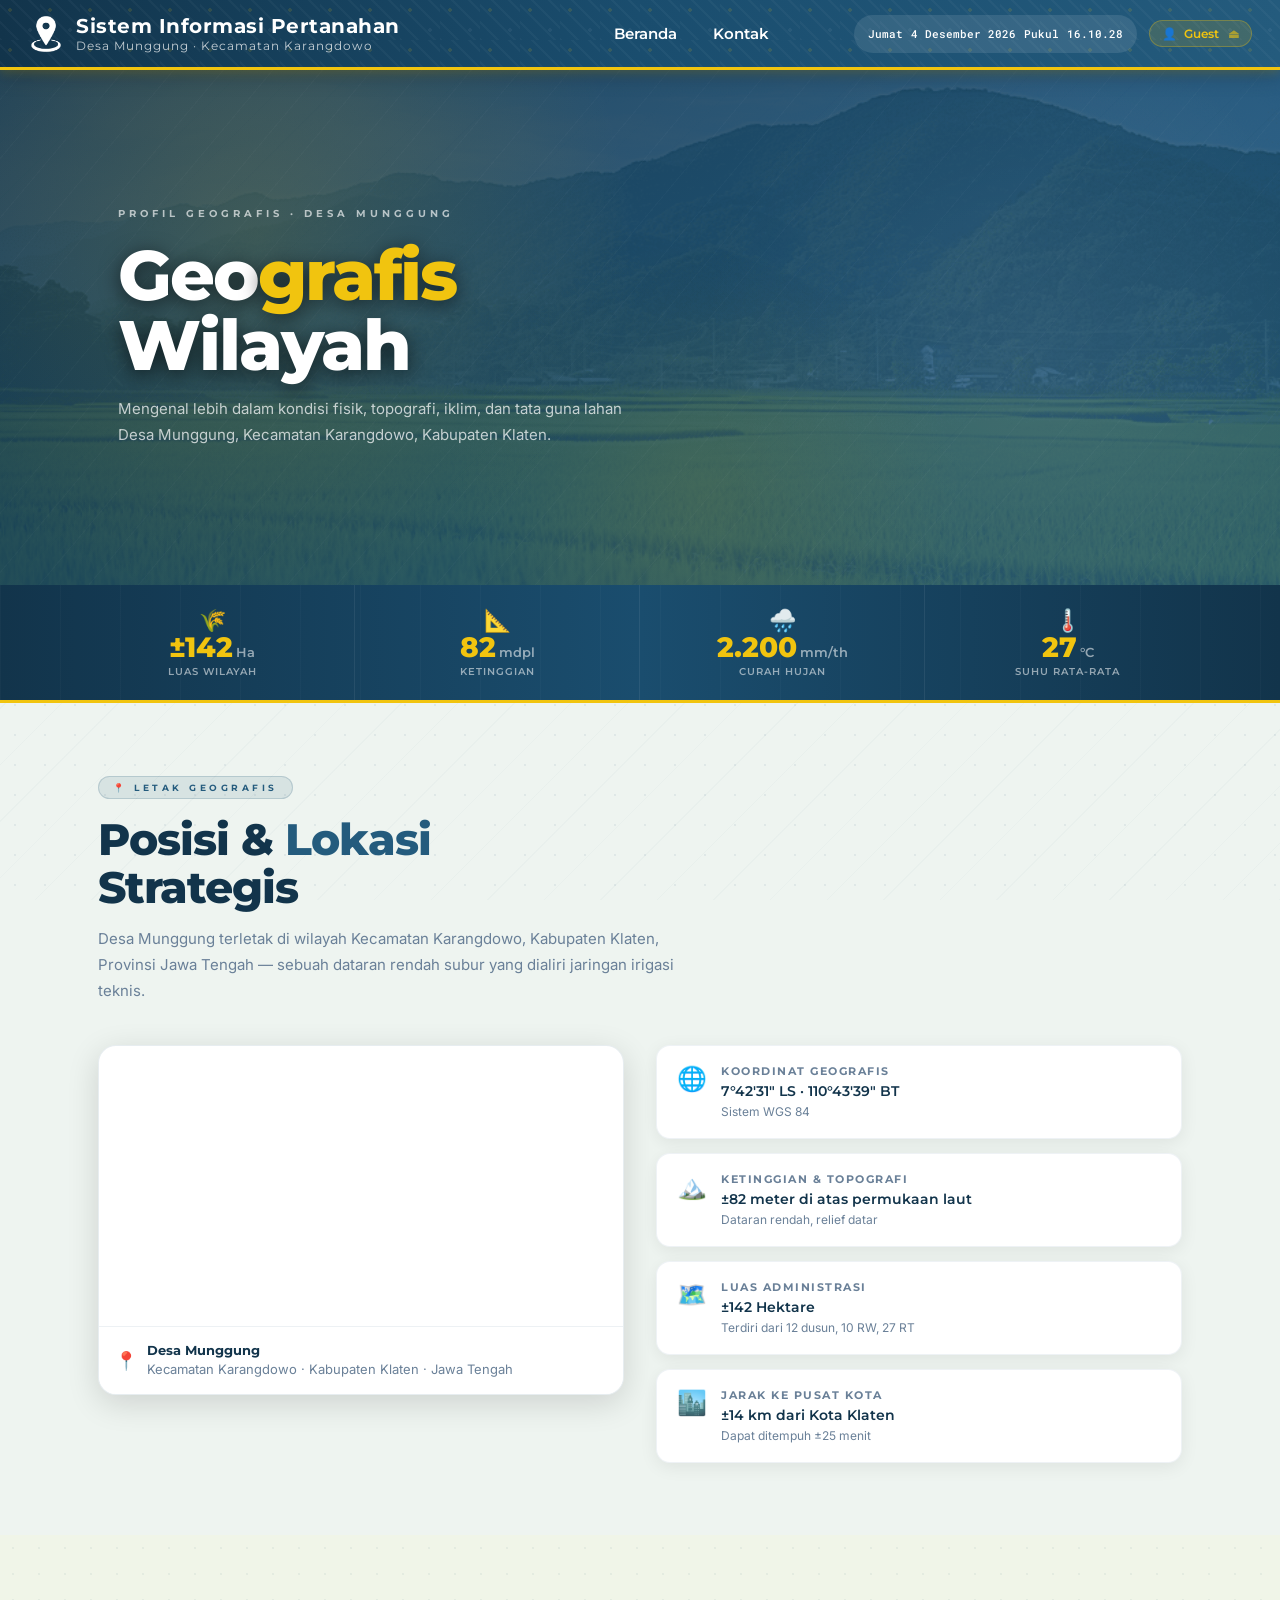
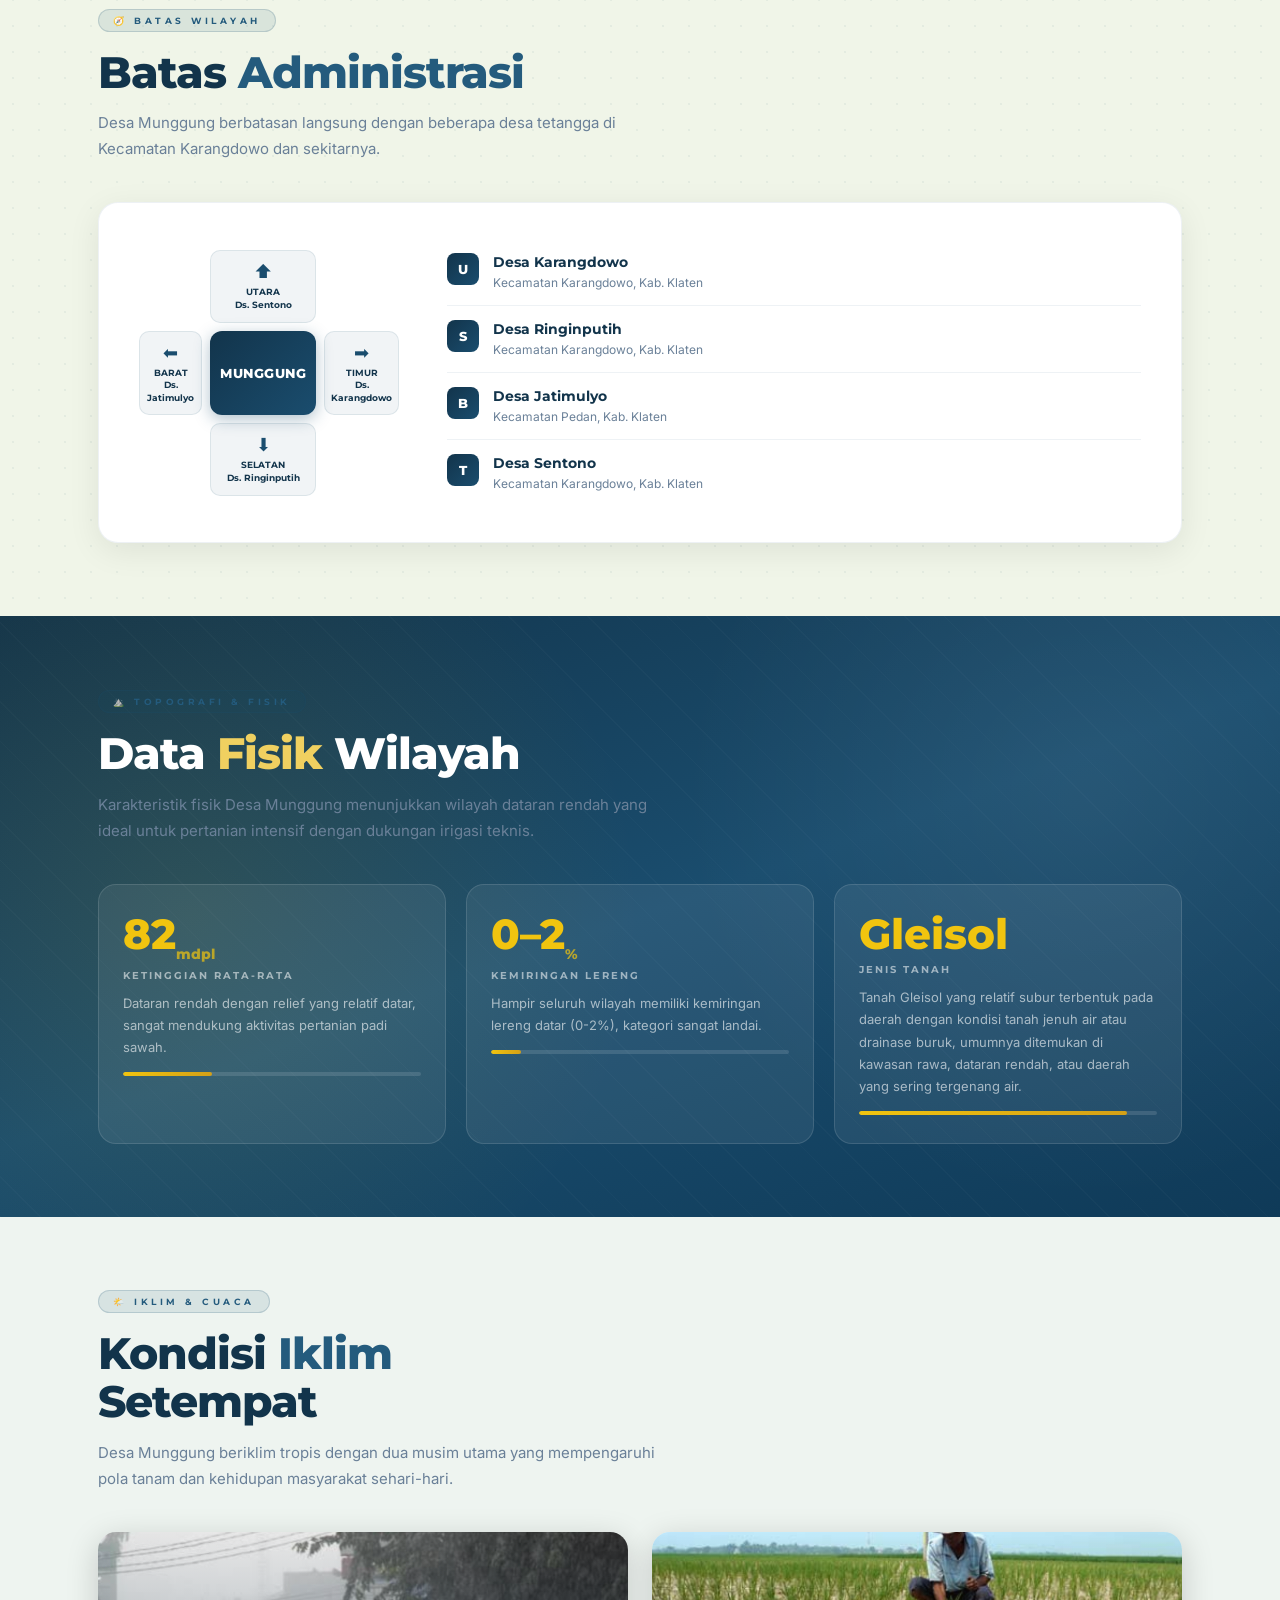
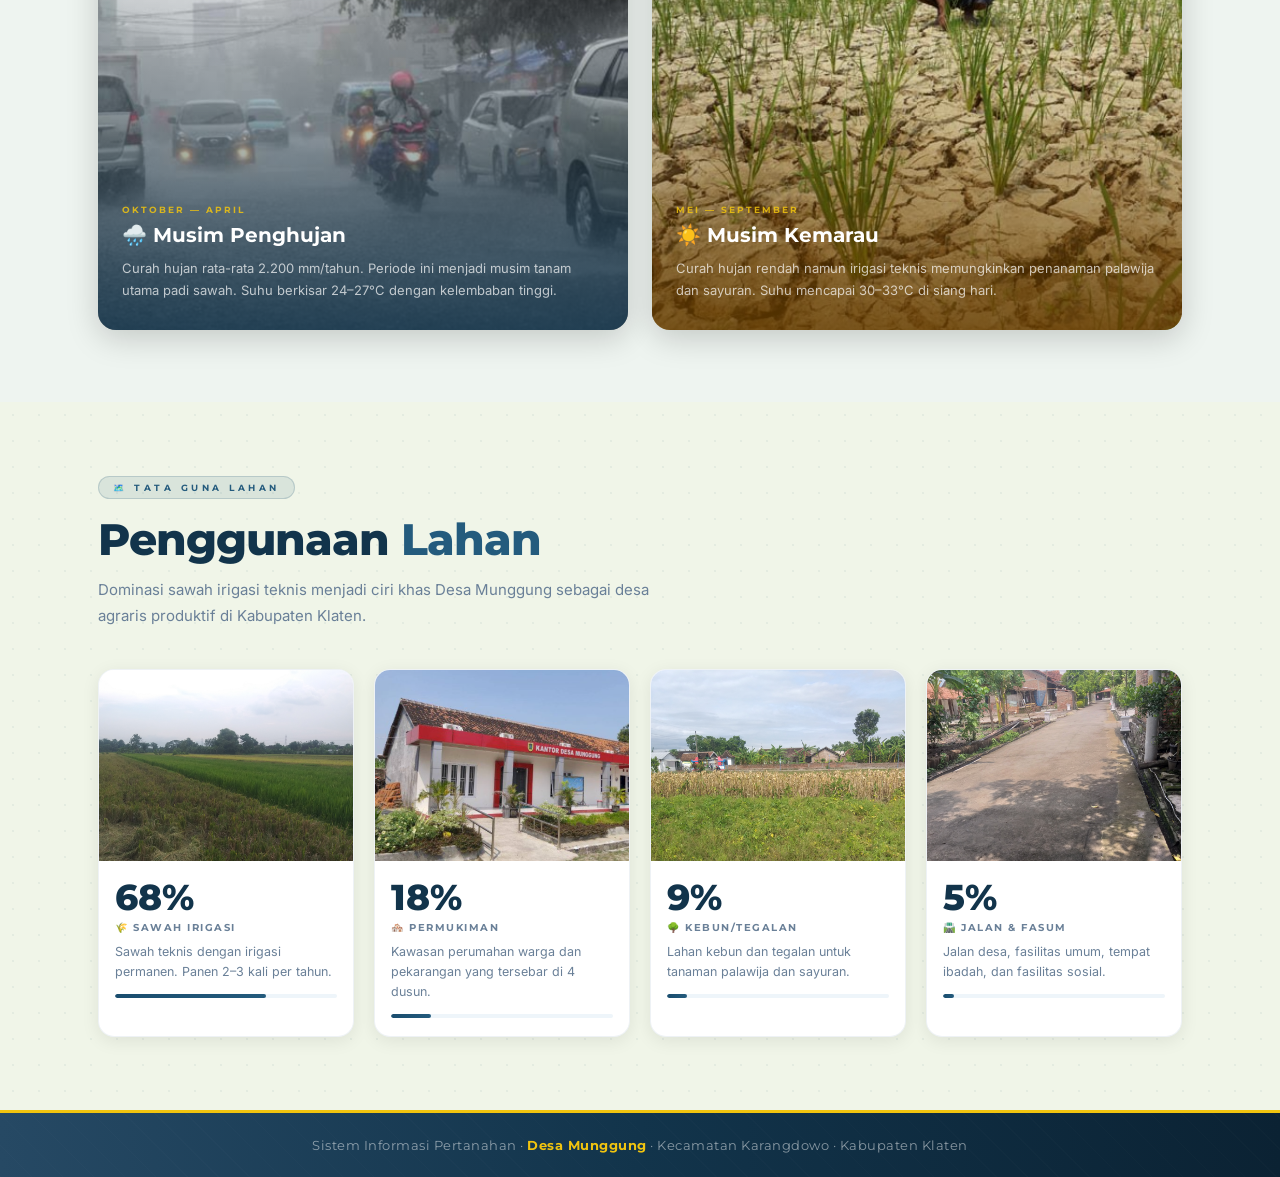
<file: geografis.html>
<!DOCTYPE html>
<html lang="id">
<head>
    <link rel="icon" type="image/png" href="assets/web3.png">
    <meta charset="UTF-8">
    <meta name="viewport" content="width=device-width, initial-scale=1.0">
    <title>Geografis Desa Munggung - SIP Karangdowo</title>
    <link href="https://fonts.googleapis.com/css2?family=Montserrat:wght@600;700;800&family=Inter:wght@400;500;600&family=Roboto+Mono:wght@500&display=swap" rel="stylesheet">
    <link rel="stylesheet" href="geografis.css">
</head>
<body>

<!-- ═══ HEADER ═══ -->
<header class="site-header">
    <div class="brand">
        <img src="assets/L.Ikon.png" alt="Icon">
        <div class="brand-text">
            <h1>Sistem Informasi Pertanahan</h1>
            <p>Desa Munggung · Kecamatan Karangdowo</p>
        </div>
    </div>

    <nav class="nav-menu">
        <a href="beranda.html">Beranda</a>
        <a href="kontak.html">Kontak</a>
    </nav>

    <div class="live-clock">
        <div class="clock-inner">
            <span id="hari"></span> <span id="tanggal"></span> <span>Pukul</span> <span id="jam"></span>
        </div>
    </div>
    <div class="user-pill" id="user-pill" onclick="logout()">
        <span id="user-icon">👤</span>
        <span id="user-name">Memuat...</span>
        <span style="opacity:0.6;margin-left:2px;">⏏</span>
    </div>
</header>

<!-- ═══ HERO ═══ -->
<section class="hero">
    <div class="hero-bg"></div>
    <div id="hero-particles-geo"></div>
    <div class="hero-stripe"></div>
    <div class="hero-content">
        <div class="hero-chip">PROFIL GEOGRAFIS · DESA MUNGGUNG</div>
        <h1>Geo<span>grafis</span><br>Wilayah</h1>
        <p class="hero-desc">
            Mengenal lebih dalam kondisi fisik, topografi, iklim, dan tata guna lahan
            Desa Munggung, Kecamatan Karangdowo, Kabupaten Klaten.
        </p>
    </div>
</section>

<!-- ═══ STAT RIBBON ═══ -->
<div class="stat-ribbon">
    <div class="stat-ribbon-inner">
        <div class="stat-item">
            <span class="stat-icon">🌾</span>
            <div class="stat-val">±142<span class="stat-unit">Ha</span></div>
            <div class="stat-lbl">Luas Wilayah</div>
        </div>
        <div class="stat-item">
            <span class="stat-icon">📐</span>
            <div class="stat-val">82<span class="stat-unit">mdpl</span></div>
            <div class="stat-lbl">Ketinggian</div>
        </div>
        <div class="stat-item">
            <span class="stat-icon">🌧️</span>
            <div class="stat-val">2.200<span class="stat-unit">mm/th</span></div>
            <div class="stat-lbl">Curah Hujan</div>
        </div>
        <div class="stat-item">
            <span class="stat-icon">🌡️</span>
            <div class="stat-val">27<span class="stat-unit">°C</span></div>
            <div class="stat-lbl">Suhu Rata-rata</div>
        </div>
    </div>
</div>

<!-- ═══ LOKASI STRATEGIS ═══ -->
<div class="section">
    <div class="pill-label">📍 LETAK GEOGRAFIS</div>
    <h2 class="section-title">Posisi & <span>Lokasi</span><br>Strategis</h2>
    <p class="section-lead">
        Desa Munggung terletak di wilayah Kecamatan Karangdowo, Kabupaten Klaten,
        Provinsi Jawa Tengah — sebuah dataran rendah subur yang dialiri jaringan irigasi teknis.
    </p>

    <div class="lokasi-grid reveal">
        <div class="lokasi-map-card">
            <iframe
                src="https://www.google.com/maps/embed?pb=!1m18!1m12!1m3!1d3953.5!2d110.7276!3d-7.7086!2m3!1f0!2f0!3f0!3m2!1i1024!2i768!4f13.1!3m3!1m2!1s0x0%3A0x0!2zN8KwNDInMjkuMCJTIDExMMKwNDMnNDkuNiJF!5e0!3m2!1sid!2sid!4v1680000000000!5m2!1sid!2sid"
                allowfullscreen="" loading="lazy"
                referrerpolicy="no-referrer-when-downgrade">
            </iframe>
            <div class="lokasi-map-footer">
                <span class="map-pin">📍</span>
                <div class="map-addr">
                    <strong>Desa Munggung</strong>
                    Kecamatan Karangdowo · Kabupaten Klaten · Jawa Tengah
                </div>
            </div>
        </div>

        <div class="lokasi-info reveal">
            <div class="info-card">
                <div class="info-icon ic-blue">🌐</div>
                <div>
                    <h4>KOORDINAT GEOGRAFIS</h4>
                    <p>7°42'31" LS · 110°43'39" BT</p>
                    <small>Sistem WGS 84</small>
                </div>
            </div>
            <div class="info-card">
                <div class="info-icon ic-green">🏔️</div>
                <div>
                    <h4>KETINGGIAN & TOPOGRAFI</h4>
                    <p>±82 meter di atas permukaan laut</p>
                    <small>Dataran rendah, relief datar</small>
                </div>
            </div>
            <div class="info-card">
                <div class="info-icon ic-earth">🗺️</div>
                <div>
                    <h4>LUAS ADMINISTRASI</h4>
                    <p>±142 Hektare</p>
                    <small>Terdiri dari 12 dusun, 10 RW, 27 RT</small>
                </div>
            </div>
            <div class="info-card">
                <div class="info-icon ic-sun">🏙️</div>
                <div>
                    <h4>JARAK KE PUSAT KOTA</h4>
                    <p>±14 km dari Kota Klaten</p>
                    <small>Dapat ditempuh ±25 menit</small>
                </div>
            </div>
        </div>
    </div>
</div>

<!-- ═══ BATAS WILAYAH ═══ -->
<div style="background:var(--sand); padding:1px 0">
<div class="section">
    <div class="pill-label">🧭 BATAS WILAYAH</div>
    <h2 class="section-title">Batas <span>Administrasi</span></h2>
    <p class="section-lead">
        Desa Munggung berbatasan langsung dengan beberapa desa tetangga di
        Kecamatan Karangdowo dan sekitarnya.
    </p>

    <div class="batas-card reveal">
        <!-- KOMPAS VISUAL -->
        <div>
            <div class="compass">
                <!-- Row 1 -->
                <div class="compass-empty"></div>
                <div class="compass-dir highlight">
                    <div class="compass-arrow">⬆</div>
                    <div class="compass-desa">UTARA<br>Ds. Sentono</div>
                </div>
                <div class="compass-empty"></div>

                <!-- Row 2 -->
                <div class="compass-dir highlight">
                    <div class="compass-arrow">⬅</div>
                    <div class="compass-desa">BARAT<br>Ds. Jatimulyo</div>
                </div>
                <div class="compass-center">MUNGGUNG</div>
                <div class="compass-dir highlight">
                    <div class="compass-arrow">➡</div>
                    <div class="compass-desa">TIMUR<br>Ds. Karangdowo</div>
                </div>

                <!-- Row 3 -->
                <div class="compass-empty"></div>
                <div class="compass-dir highlight">
                    <div class="compass-arrow">⬇</div>
                    <div class="compass-desa">SELATAN<br>Ds. Ringinputih</div>
                </div>
                <div class="compass-empty"></div>
            </div>
        </div>

        <!-- BATAS LIST -->
        <ul class="batas-list">
            <li>
                <div class="batas-arah">U</div>
                <div class="batas-info">
                    <strong>Desa Karangdowo</strong>
                    <span>Kecamatan Karangdowo, Kab. Klaten</span>
                </div>
            </li>
            <li>
                <div class="batas-arah">S</div>
                <div class="batas-info">
                    <strong>Desa Ringinputih</strong>
                    <span>Kecamatan Karangdowo, Kab. Klaten</span>
                </div>
            </li>
            <li>
                <div class="batas-arah">B</div>
                <div class="batas-info">
                    <strong>Desa Jatimulyo</strong>
                    <span>Kecamatan Pedan, Kab. Klaten</span>
                </div>
            </li>
            <li>
                <div class="batas-arah">T</div>
                <div class="batas-info">
                    <strong>Desa Sentono</strong>
                    <span>Kecamatan Karangdowo, Kab. Klaten</span>
                </div>
            </li>
        </ul>
    </div>
</div>
</div>

<!-- ═══ TOPOGRAFI ═══ -->
<div class="topo-section">
    <div class="topo-inner">
        <div class="pill-label">⛰️ TOPOGRAFI & FISIK</div>
        <h2 class="section-title" style="color:white">Data <span style="color:var(--sun2)">Fisik</span> Wilayah</h2>
        <p class="section-lead">
            Karakteristik fisik Desa Munggung menunjukkan wilayah dataran rendah yang ideal
            untuk pertanian intensif dengan dukungan irigasi teknis.
        </p>

        <div class="topo-grid reveal">
            <div class="topo-card">
                <div class="topo-num">82<sub>mdpl</sub></div>
                <div class="topo-label">KETINGGIAN RATA-RATA</div>
                <div class="topo-desc">Dataran rendah dengan relief yang relatif datar, sangat mendukung aktivitas pertanian padi sawah.</div>
                <div class="topo-bar"><div class="topo-bar-fill" style="width:30%"></div></div>
            </div>
            <div class="topo-card">
                <div class="topo-num">0–2<sub>%</sub></div>
                <div class="topo-label">KEMIRINGAN LERENG</div>
                <div class="topo-desc">Hampir seluruh wilayah memiliki kemiringan lereng datar (0-2%), kategori sangat landai.</div>
                <div class="topo-bar"><div class="topo-bar-fill" style="width:10%"></div></div>
            </div>
            <div class="topo-card">
                <div class="topo-num">Gleisol</div>
                <div class="topo-label">JENIS TANAH</div>
                <div class="topo-desc">Tanah Gleisol yang relatif subur terbentuk pada daerah dengan kondisi tanah jenuh air atau drainase buruk, umumnya ditemukan di kawasan rawa, dataran rendah, atau daerah yang sering tergenang air.</div>
                <div class="topo-bar"><div class="topo-bar-fill" style="width:90%"></div></div>
            </div>
        </div>
    </div>
</div>

<!-- ═══ IKLIM ═══ -->
<div class="section">
    <div class="pill-label">🌤️ IKLIM & CUACA</div>
    <h2 class="section-title">Kondisi <span>Iklim</span><br>Setempat</h2>
    <p class="section-lead">
        Desa Munggung beriklim tropis dengan dua musim utama yang mempengaruhi
        pola tanam dan kehidupan masyarakat sehari-hari.
    </p>

    <div class="iklim-grid reveal">
        <div class="iklim-card card-hujan">
            <div class="iklim-card-img">
                <img src="assets/L.Penghujan.png" alt="Penghujan">
            </div>
            <div class="iklim-overlay"></div>
            <div class="iklim-content">
                <span class="iklim-badge">OKTOBER — APRIL</span>
                <h4>🌧️ Musim Penghujan</h4>
                <p>Curah hujan rata-rata 2.200 mm/tahun. Periode ini menjadi musim tanam utama padi sawah. Suhu berkisar 24–27°C dengan kelembaban tinggi.</p>
            </div>
        </div>
        <div class="iklim-card card-kemarau">
            <div class="iklim-card-img">
                <img src="assets/L.Kemarau.png" alt="Kemarau">
            </div>
            <div class="iklim-overlay"></div>
            <div class="iklim-content">
                <span class="iklim-badge">MEI — SEPTEMBER</span>
                <h4>☀️ Musim Kemarau</h4>
                <p>Curah hujan rendah namun irigasi teknis memungkinkan penanaman palawija dan sayuran. Suhu mencapai 30–33°C di siang hari.</p>
            </div>
        </div>
    </div>
</div>

<!-- ═══ PENGGUNAAN LAHAN ═══ -->
<div style="background:var(--sand); padding:1px 0">
<div class="section">
    <div class="pill-label">🗺️ TATA GUNA LAHAN</div>
    <h2 class="section-title">Penggunaan <span>Lahan</span></h2>
    <p class="section-lead">
        Dominasi sawah irigasi teknis menjadi ciri khas Desa Munggung sebagai
        desa agraris produktif di Kabupaten Klaten.
    </p>

    <div class="lahan-grid reveal">
        <div class="lahan-card l-sawah">
            <div class="lahan-img">
                <img src="assets/L.Sawir.png" alt="Sawah Irigasi">
            </div>
            <div class="lahan-body">
                <div class="lahan-pct">68%</div>
                <div class="lahan-name">🌾 SAWAH IRIGASI</div>
                <div class="lahan-desc">Sawah teknis dengan irigasi permanen. Panen 2–3 kali per tahun.</div>
                <div class="lahan-bar"><div class="lahan-bar-fill" style="width:68%"></div></div>
            </div>
        </div>
        <div class="lahan-card l-mukim">
            <div class="lahan-img">
                <img src="assets/L.Permukiman.png" alt="Rumah">
            </div>
            <div class="lahan-body">
                <div class="lahan-pct">18%</div>
                <div class="lahan-name">🏘️ PERMUKIMAN</div>
                <div class="lahan-desc">Kawasan perumahan warga dan pekarangan yang tersebar di 4 dusun.</div>
                <div class="lahan-bar"><div class="lahan-bar-fill" style="width:18%"></div></div>
            </div>
        </div>
        <div class="lahan-card l-kebun">
            <div class="lahan-img">
                <img src="assets/L.Kebun.png" alt="Kebun">
            </div>
            <div class="lahan-body">
                <div class="lahan-pct">9%</div>
                <div class="lahan-name">🌳 KEBUN/TEGALAN</div>
                <div class="lahan-desc">Lahan kebun dan tegalan untuk tanaman palawija dan sayuran.</div>
                <div class="lahan-bar"><div class="lahan-bar-fill" style="width:9%"></div></div>
            </div>
        </div>
        <div class="lahan-card l-fasum">
            <div class="lahan-img">
                <img src="assets/L.Jalan.png" alt="Jalan">
            </div>
            <div class="lahan-body">
                <div class="lahan-pct">5%</div>
                <div class="lahan-name">🛣️ JALAN & FASUM</div>
                <div class="lahan-desc">Jalan desa, fasilitas umum, tempat ibadah, dan fasilitas sosial.</div>
                <div class="lahan-bar"><div class="lahan-bar-fill" style="width:5%"></div></div>
            </div>
        </div>
    </div>
</div>
</div>

<!-- ═══ FOOTER ═══ -->
<footer class="page-footer">
    Sistem Informasi Pertanahan · <span>Desa Munggung</span> · Kecamatan Karangdowo · Kabupaten Klaten
</footer>

<script src="geografis.js"></script>
</body>
</html>
</file>
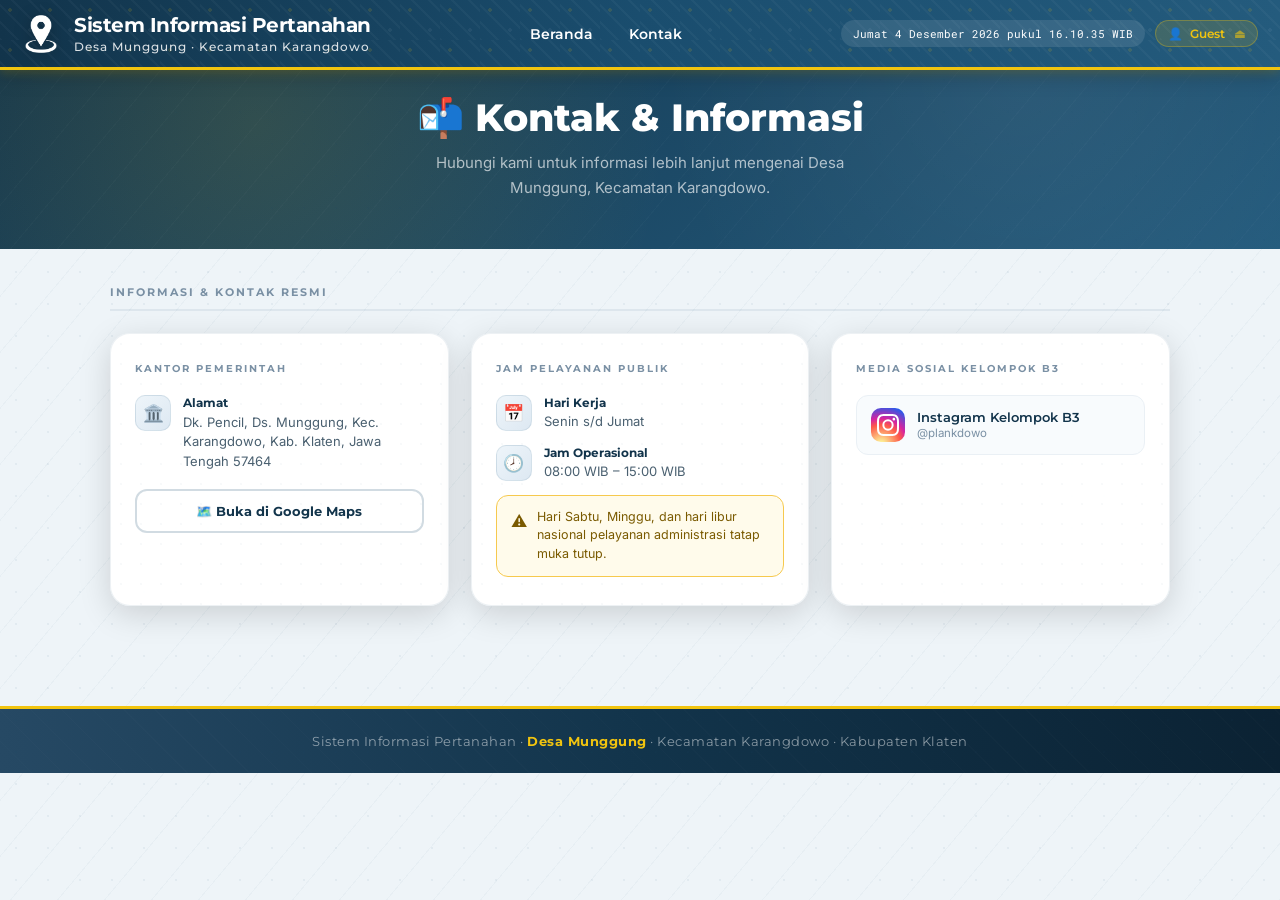
<file: kontak.html>
<!DOCTYPE html>
<html lang="id">
<head>
    <link rel="icon" type="image/png" href="assets/web3.png">
<meta charset="UTF-8">
<meta name="viewport" content="width=device-width, initial-scale=1.0">
<title>Kontak — SIP Desa Munggung</title>

<!-- FONT -->
<link href="https://fonts.googleapis.com/css2?family=Montserrat:wght@600;700;800&family=Inter:wght@400;500;600&family=Roboto+Mono:wght@500&display=swap" rel="stylesheet">

<!-- CSS -->
<link rel="stylesheet" href="kontak.css">
</head>
<body>

<!-- ═══ HEADER ═══ -->
<div class="header-main">
    <div class="header-left">
        <img src="assets/L.Ikon.png" class="header-icon" alt="Lokasi"
             onerror="this.src='data:image/svg+xml,<svg xmlns=%22http://www.w3.org/2000/svg%22 viewBox=%220 0 24 24%22 fill=%22%23f1c40f%22><path d=%22M12 2C8.13 2 5 5.13 5 9c0 5.25 7 13 7 13s7-7.75 7-13c0-3.87-3.13-7-7-7zm0 9.5c-1.38 0-2.5-1.12-2.5-2.5s1.12-2.5 2.5-2.5 2.5 1.12 2.5 2.5-1.12 2.5-2.5 2.5z%22/></svg>'">
        <div>
            <h1>Sistem Informasi Pertanahan</h1>
            <div class="header-subtitle">Desa Munggung · Kecamatan Karangdowo</div>
        </div>
    </div>
    <nav>
        <a href="beranda.html">Beranda</a>
        <a href="kontak.html">Kontak</a>
    </nav>
    <div class="header-right">
        <div id="live-clock">--:--:--</div>
        <div class="user-pill" id="user-pill" onclick="logout()">
            <span id="user-icon">👤</span>
            <span id="user-name">Memuat...</span>
            <span style="opacity:0.6;margin-left:2px;">⏏</span>
        </div>
    </div>
</div>


<!-- ═══ PAGE HERO ═══ -->
<div class="page-hero">
    <h1>📬 Kontak & Informasi</h1>
    <p>Hubungi kami untuk informasi lebih lanjut mengenai Desa Munggung, Kecamatan Karangdowo.</p>
</div>

<!-- ═══ CONTENT ═══ -->
<div class="page-content">

    <div class="section-label">Informasi &amp; Kontak Resmi</div>

    <div class="cards-grid">

        <!-- CARD 1: Kantor Pemerintah -->
        <div class="info-card">
            <div class="card-section-title">Kantor Pemerintah</div>

            <div class="info-row">
                <div class="info-icon">🏛️</div>
                <div>
                    <div class="info-text-label">Alamat</div>
                    <div class="info-text-value">
                        Dk. Pencil, Ds. Munggung, Kec. Karangdowo, Kab. Klaten, Jawa Tengah 57464<br>
                    </div>
                </div>
            </div>

            <a href="https://www.google.com/maps/search/Kantor+Desa+Munggung+Karangdowo+Klaten" target="_blank" class="btn-action btn-outline" style="margin-top:18px;">
                🗺️ Buka di Google Maps
            </a>
        </div>

        <!-- CARD 2: Jam Pelayanan -->
        <div class="info-card">
            <div class="card-section-title">Jam Pelayanan Publik</div>

            <div class="jam-row">
                <div class="jam-icon">📅</div>
                <div>
                    <div class="jam-label">Hari Kerja</div>
                    <div class="jam-value">Senin s/d Jumat</div>
                </div>
            </div>

            <div class="jam-row">
                <div class="jam-icon">🕗</div>
                <div>
                    <div class="jam-label">Jam Operasional</div>
                    <div class="jam-value">08:00 WIB – 15:00 WIB</div>
                </div>
            </div>

            <div class="alert-warning">
                <div class="alert-warning-icon">⚠️</div>
                <div>Hari Sabtu, Minggu, dan hari libur nasional pelayanan administrasi tatap muka tutup.</div>
            </div>
        </div>

        <!-- CARD 3: Media Sosial Kelompok B3 -->
        <div class="info-card">
            <div class="card-section-title">Media Sosial Kelompok B3</div>

            <div class="sosmed-list">

                <!-- Instagram -->
                <a href="https://www.instagram.com/plankdowo" target="_blank" class="sosmed-item">
                    <div class="sosmed-logo sosmed-logo--instagram">
                        <svg viewBox="0 0 24 24" fill="white" xmlns="http://www.w3.org/2000/svg">
                            <path d="M12 2.163c3.204 0 3.584.012 4.85.07 3.252.148 4.771 1.691 4.919 4.919.058 1.265.069 1.645.069 4.849 0 3.205-.012 3.584-.069 4.849-.149 3.225-1.664 4.771-4.919 4.919-1.266.058-1.644.07-4.85.07-3.204 0-3.584-.012-4.849-.07-3.26-.149-4.771-1.699-4.919-4.92-.058-1.265-.07-1.644-.07-4.849 0-3.204.013-3.583.07-4.849.149-3.227 1.664-4.771 4.919-4.919 1.266-.057 1.645-.069 4.849-.069zM12 0C8.741 0 8.333.014 7.053.072 2.695.272.273 2.69.073 7.052.014 8.333 0 8.741 0 12c0 3.259.014 3.668.072 4.948.2 4.358 2.618 6.78 6.98 6.98C8.333 23.986 8.741 24 12 24c3.259 0 3.668-.014 4.948-.072 4.354-.2 6.782-2.618 6.979-6.98.059-1.28.073-1.689.073-4.948 0-3.259-.014-3.667-.072-4.947-.196-4.354-2.617-6.78-6.979-6.98C15.668.014 15.259 0 12 0zm0 5.838a6.162 6.162 0 100 12.324 6.162 6.162 0 000-12.324zM12 16a4 4 0 110-8 4 4 0 010 8zm6.406-11.845a1.44 1.44 0 100 2.881 1.44 1.44 0 000-2.881z"/>
                        </svg>
                    </div>
                    <div>
                        <div class="sosmed-name">Instagram Kelompok B3</div>
                        <div class="sosmed-handle">@plankdowo</div>
                    </div>
                </a>

            </div>
        </div>

    </div>
</div>


<footer class="page-footer">
    Sistem Informasi Pertanahan · <span>Desa Munggung</span> · Kecamatan Karangdowo · Kabupaten Klaten
</footer>

<!-- JS -->
<script src="kontak.js"></script>
</body>
</html>
</file>
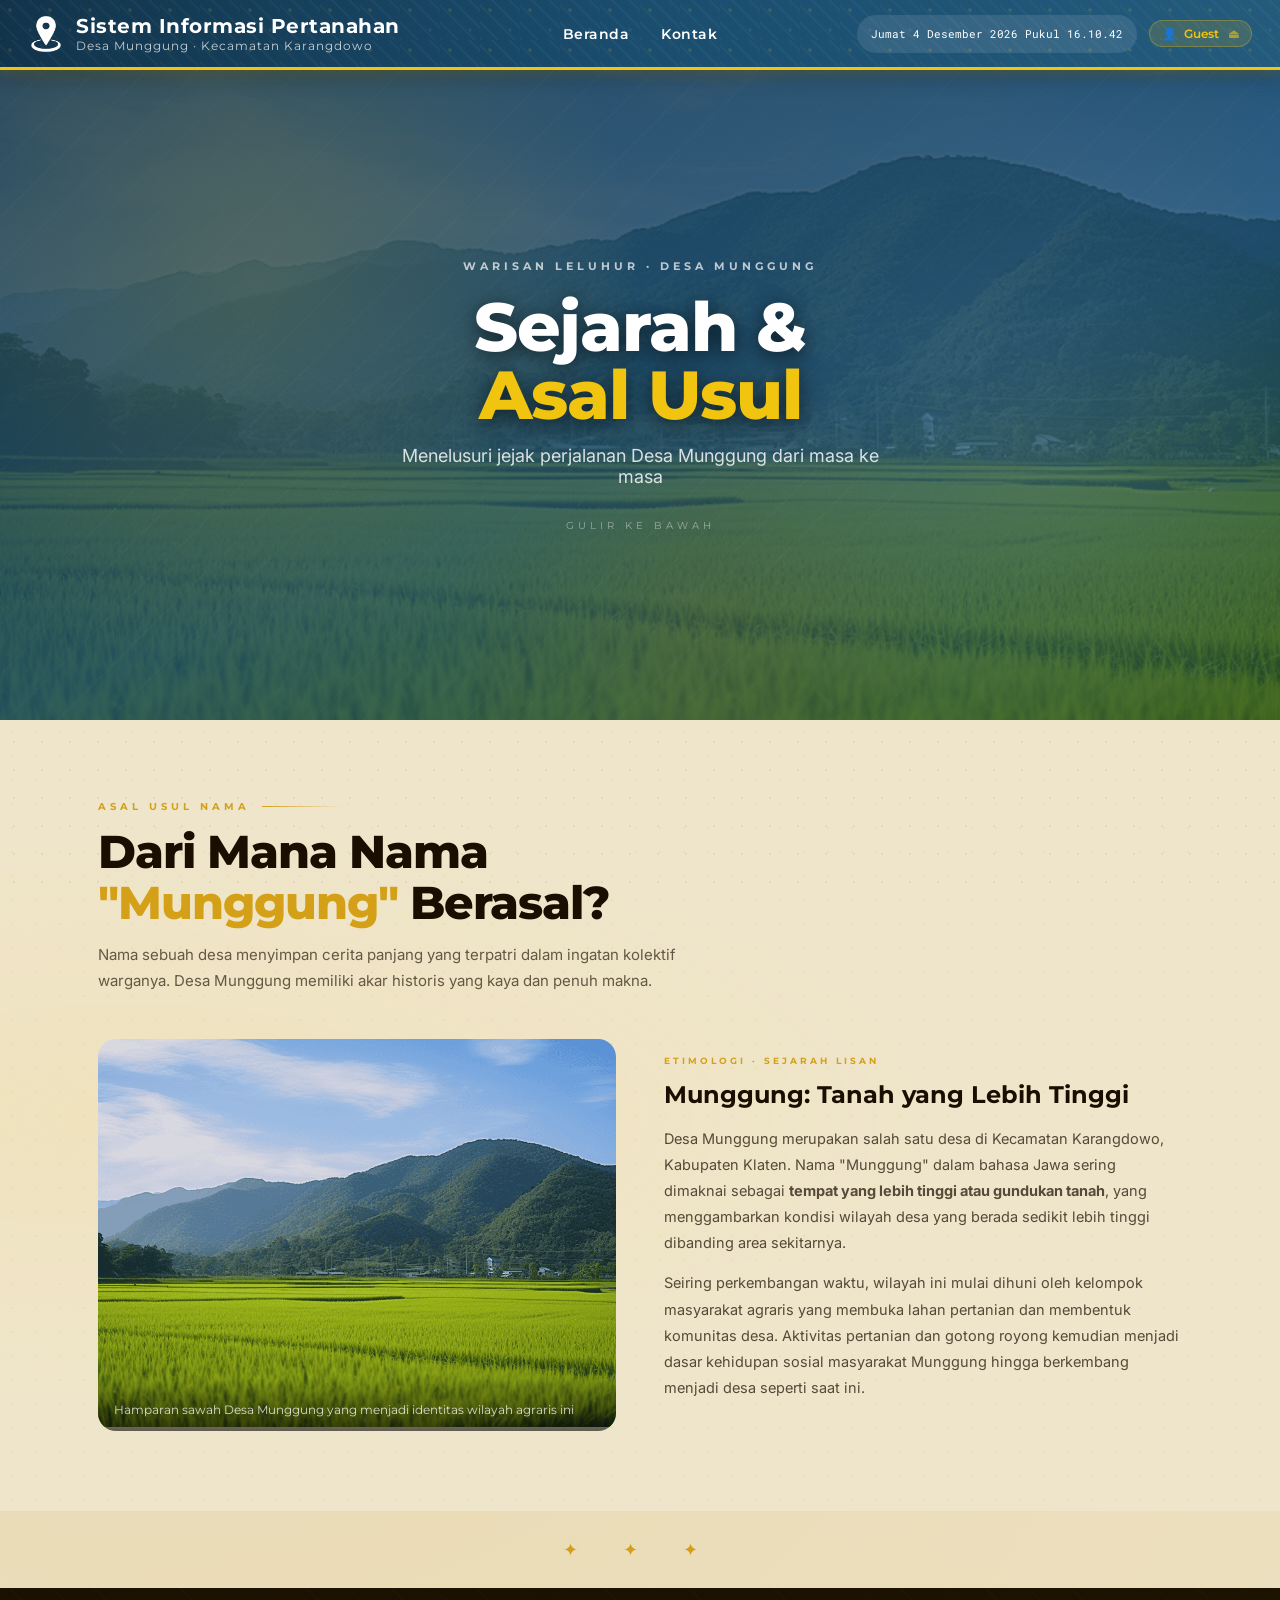
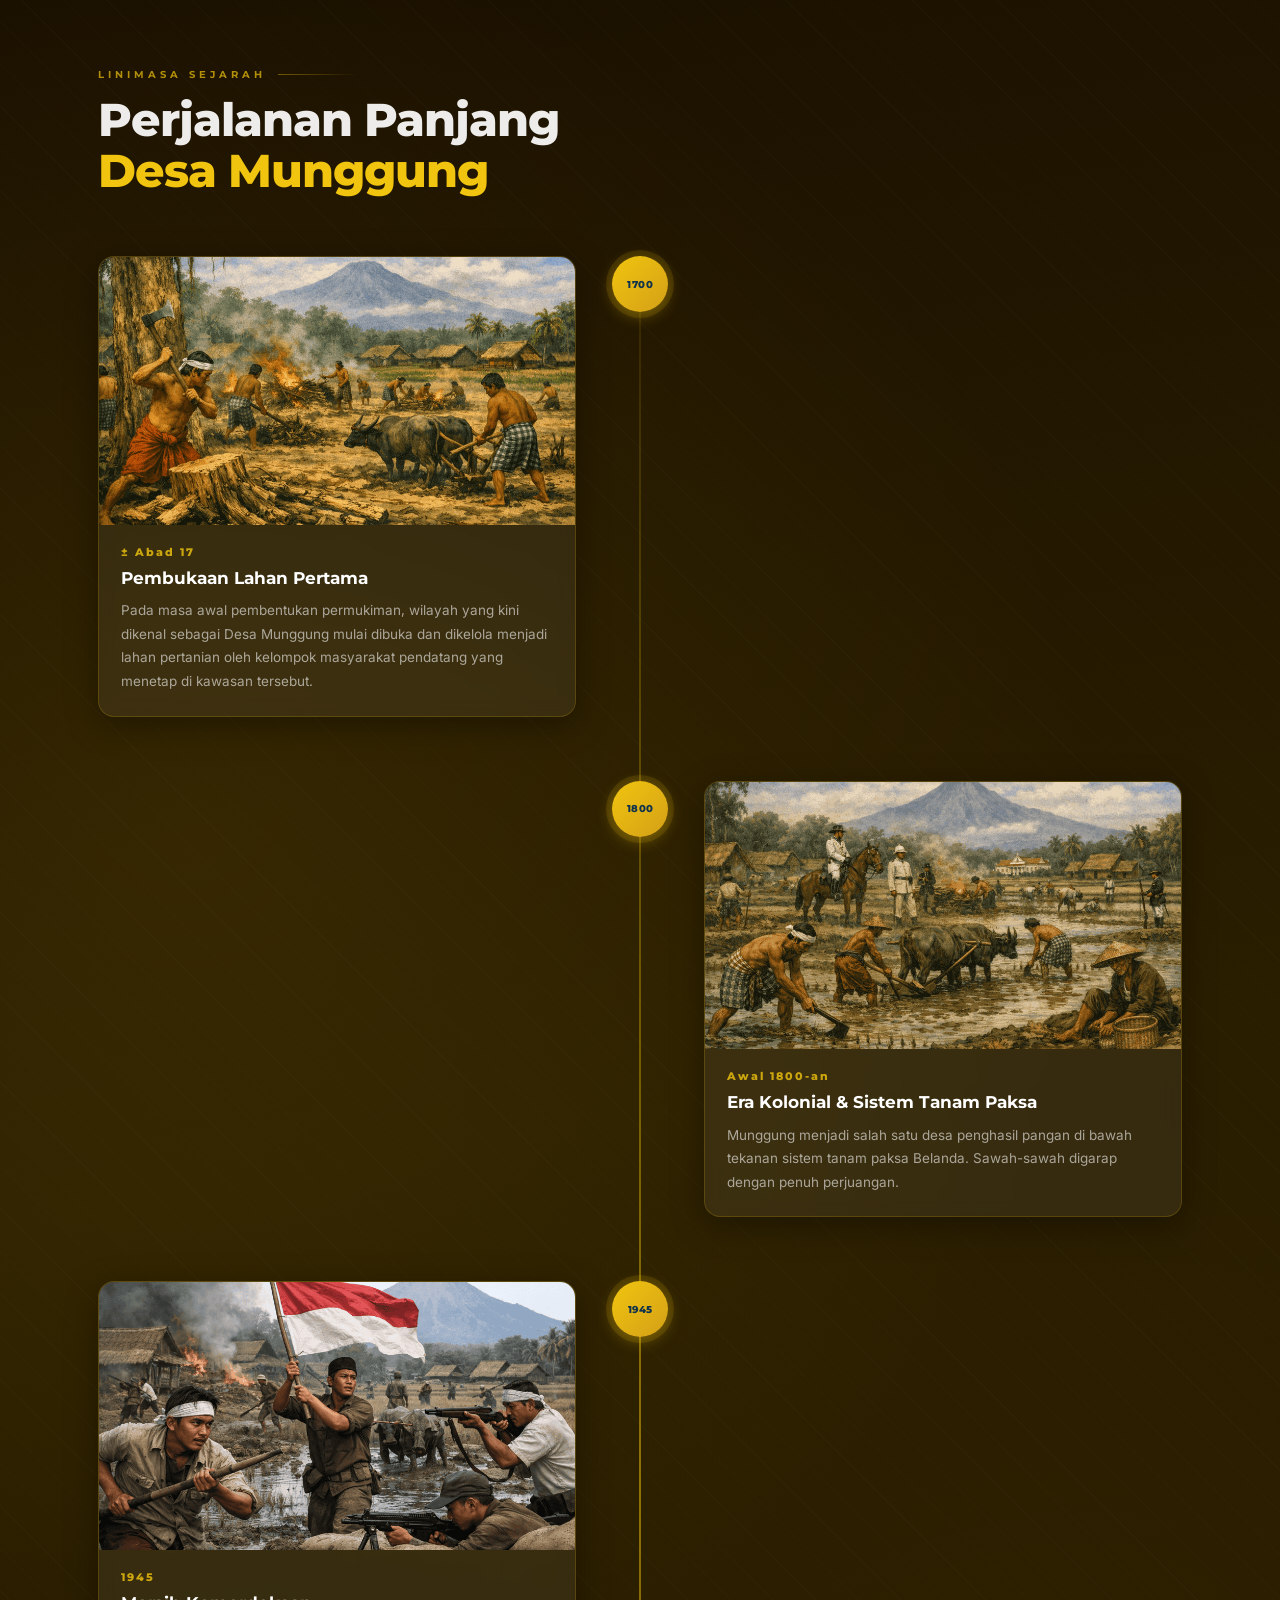
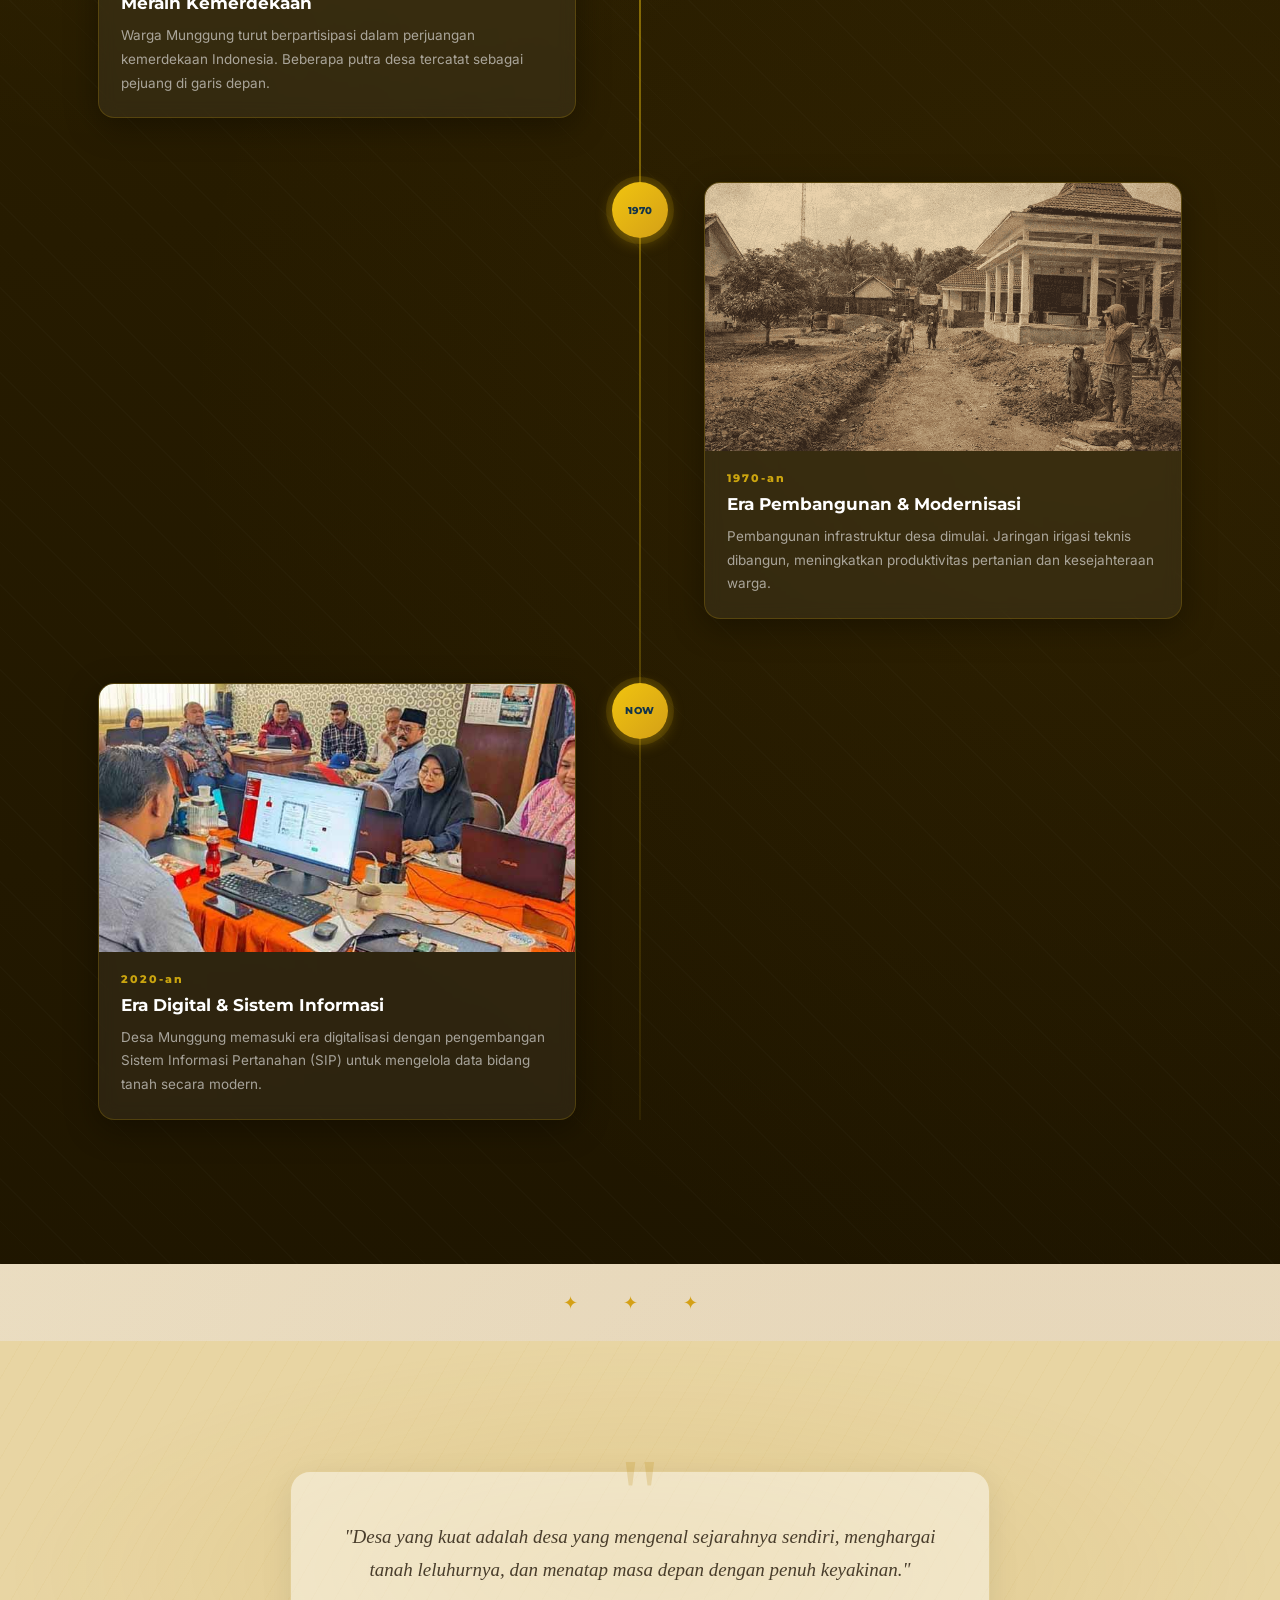
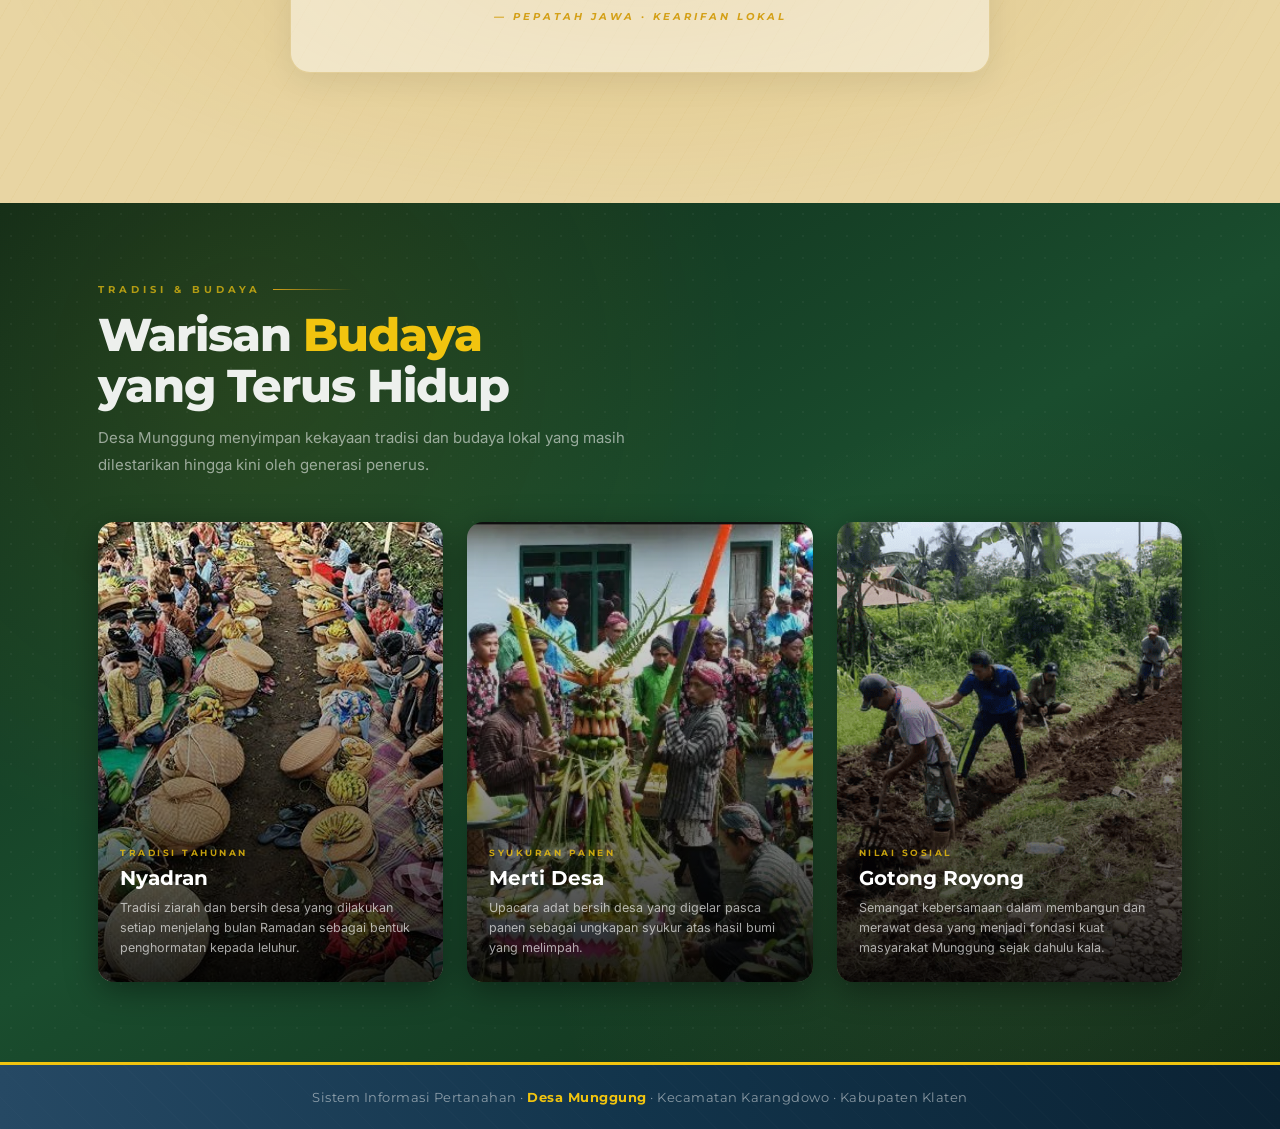
<file: sejarah.html>
<!DOCTYPE html>
<html lang="id">
<head>
    <link rel="icon" type="image/png" href="assets/web3.png">
    <meta charset="UTF-8">
    <meta name="viewport" content="width=device-width, initial-scale=1.0">
    <title>Sejarah Desa Munggung - SIP Karangdowo</title>
    <link href="https://fonts.googleapis.com/css2?family=Montserrat:wght@600;700;800&family=Inter:wght@400;500;600&family=Roboto+Mono:wght@500&display=swap" rel="stylesheet">
    <link rel="stylesheet" href="sejarah.css">
</head>
<body>

<!-- ═══ HEADER ═══ -->
<header class="site-header">
    <div class="brand">
        <img src="assets/L.Ikon.png" alt="Icon">
        <div class="brand-text">
            <h1>Sistem Informasi Pertanahan</h1>
            <p>Desa Munggung · Kecamatan Karangdowo</p>
        </div>
    </div>

    <nav class="nav-menu">
        <a href="beranda.html">Beranda</a>
        <a href="kontak.html">Kontak</a>
    </nav>

    <div class="live-clock">
        <div class="clock-inner">
            <span id="hari"></span>
            <span id="tanggal"></span>
            <span class="label"> Pukul </span>
            <span id="jam"></span>
        </div>
    </div>

    <div class="user-pill" id="user-pill" onclick="logout()">
        <span id="user-icon">👤</span>
        <span id="user-name">Memuat...</span>
        <span style="opacity:0.6;margin-left:2px;">⏏</span>
    </div>
</header>

<!-- ═══ HERO ═══ -->
<section class="hero">
    <div class="hero-bg"></div>
    <div id="hero-particles-sejarah"></div>
    <div class="hero-divider-top"></div>
    <div class="hero-content">
        <div class="hero-eyebrow">WARISAN LELUHUR · DESA MUNGGUNG</div>
        <h1>Sejarah &<br><em>Asal Usul</em></h1>
        <p class="hero-sub">Menelusuri jejak perjalanan Desa Munggung dari masa ke masa</p>
        <div class="hero-scroll">GULIR KE BAWAH</div>
    </div>
</section>

<!-- ═══ ASAL USUL ═══ -->
<div class="wrap-asal">
    <div class="section" style="padding-top:0;padding-bottom:0;">
        <div class="section-label">ASAL USUL NAMA</div>
        <h2 class="section-title">Dari Mana Nama<br><em>"Munggung"</em> Berasal?</h2>
        <p class="section-lead">
            Nama sebuah desa menyimpan cerita panjang yang terpatri dalam ingatan kolektif warganya.
            Desa Munggung memiliki akar historis yang kaya dan penuh makna.
        </p>
        <div class="asal-grid reveal">
            <div class="asal-img">
                <img src="assets/L.Sawah.png" alt="Sawah Desa">
                <div class="asal-img-caption">Hamparan sawah Desa Munggung yang menjadi identitas wilayah agraris ini</div>
            </div>
            <div class="asal-text">
                <div class="kw">ETIMOLOGI · SEJARAH LISAN</div>
                <h3>Munggung: Tanah yang Lebih Tinggi</h3>
                <p>
                    Desa Munggung merupakan salah satu desa di Kecamatan Karangdowo, Kabupaten Klaten.
                    Nama "Munggung" dalam bahasa Jawa sering dimaknai sebagai <strong>tempat yang lebih tinggi
                    atau gundukan tanah</strong>, yang menggambarkan kondisi wilayah desa yang berada sedikit
                    lebih tinggi dibanding area sekitarnya.
                </p>
                <p>
                    Seiring perkembangan waktu, wilayah ini mulai dihuni oleh kelompok masyarakat agraris yang
                    membuka lahan pertanian dan membentuk komunitas desa. Aktivitas pertanian dan gotong royong
                    kemudian menjadi dasar kehidupan sosial masyarakat Munggung hingga berkembang menjadi desa seperti saat ini.
                </p>
            </div>
        </div>
    </div>
</div>

<div class="ornament">✦ ✦ ✦</div>

<!-- ═══ TIMELINE ═══ -->
<div class="wrap-timeline">
    <div class="section" style="padding-top:0;padding-bottom:0;">
        <div class="section-label">LINIMASA SEJARAH</div>
        <h2 class="section-title">Perjalanan Panjang<br><em>Desa Munggung</em></h2>

        <div class="timeline-wrap" style="margin-top:60px; position:relative;">
            <div class="timeline-line"></div>

            <!-- Item 1 -->
            <div class="tl-item reveal">
                <div class="tl-card">
                    <div class="tl-card-img">
                        <img src="assets/L.PembukaanLahan.png" alt="Pembukaan Lahan">
                    </div>
                    <div class="tl-card-body">
                        <span class="tl-year">± Abad 17</span>
                        <h4>Pembukaan Lahan Pertama</h4>
                        <p>Pada masa awal pembentukan permukiman, wilayah yang kini dikenal sebagai Desa Munggung mulai dibuka dan dikelola menjadi lahan pertanian oleh kelompok masyarakat pendatang yang menetap di kawasan tersebut.</p>
                    </div>
                </div>
                <div class="tl-center">
                    <div class="tl-dot">1700</div>
                </div>
                <div class="tl-empty"></div>
            </div>

            <!-- Item 2 -->
            <div class="tl-item reveal">
                <div class="tl-empty"></div>
                <div class="tl-center">
                    <div class="tl-dot">1800</div>
                </div>
                <div class="tl-card">
                    <div class="tl-card-img">
                        <img src="assets/L.Kolonial.png" alt="Kolonial">
                    </div>
                    <div class="tl-card-body">
                        <span class="tl-year">Awal 1800-an</span>
                        <h4>Era Kolonial & Sistem Tanam Paksa</h4>
                        <p>Munggung menjadi salah satu desa penghasil pangan di bawah tekanan sistem tanam paksa Belanda. Sawah-sawah digarap dengan penuh perjuangan.</p>
                    </div>
                </div>
            </div>

            <!-- Item 3 -->
            <div class="tl-item reveal">
                <div class="tl-card">
                    <div class="tl-card-img">
                        <img src="assets/L.1945.png" alt="Kemerdekaan">
                    </div>
                    <div class="tl-card-body">
                        <span class="tl-year">1945</span>
                        <h4>Meraih Kemerdekaan</h4>
                        <p>Warga Munggung turut berpartisipasi dalam perjuangan kemerdekaan Indonesia. Beberapa putra desa tercatat sebagai pejuang di garis depan.</p>
                    </div>
                </div>
                <div class="tl-center">
                    <div class="tl-dot">1945</div>
                </div>
                <div class="tl-empty"></div>
            </div>

            <!-- Item 4 -->
            <div class="tl-item reveal">
                <div class="tl-empty"></div>
                <div class="tl-center">
                    <div class="tl-dot">1970</div>
                </div>
                <div class="tl-card">
                    <div class="tl-card-img">
                        <img src="assets/L.1970.png" alt="1970">
                    </div>
                    <div class="tl-card-body">
                        <span class="tl-year">1970-an</span>
                        <h4>Era Pembangunan & Modernisasi</h4>
                        <p>Pembangunan infrastruktur desa dimulai. Jaringan irigasi teknis dibangun, meningkatkan produktivitas pertanian dan kesejahteraan warga.</p>
                    </div>
                </div>
            </div>

            <!-- Item 5 -->
            <div class="tl-item reveal">
                <div class="tl-card">
                    <div class="tl-card-img">
                        <img src="assets/L.2020.jfif" alt="Digital">
                    </div>
                    <div class="tl-card-body">
                        <span class="tl-year">2020-an</span>
                        <h4>Era Digital & Sistem Informasi</h4>
                        <p>Desa Munggung memasuki era digitalisasi dengan pengembangan Sistem Informasi Pertanahan (SIP) untuk mengelola data bidang tanah secara modern.</p>
                    </div>
                </div>
                <div class="tl-center">
                    <div class="tl-dot">NOW</div>
                </div>
                <div class="tl-empty"></div>
            </div>

        </div>
    </div>
</div>

<div class="ornament">✦ ✦ ✦</div>

<!-- ═══ QUOTE ═══ -->
<div class="wrap-quote">
    <div class="section">
        <div class="quote-block reveal">
            <blockquote>
                "Desa yang kuat adalah desa yang mengenal sejarahnya sendiri,
                menghargai tanah leluhurnya, dan menatap masa depan dengan
                penuh keyakinan."
            </blockquote>
            <cite>— PEPATAH JAWA · KEARIFAN LOKAL</cite>
        </div>
    </div>
</div>

<!-- ═══ TRADISI & BUDAYA ═══ -->
<div class="wrap-tradisi">
    <div class="section" style="padding-top:0;padding-bottom:0;">
        <div class="section-label">TRADISI & BUDAYA</div>
        <h2 class="section-title">Warisan <em>Budaya</em><br>yang Terus Hidup</h2>
        <p class="section-lead">
            Desa Munggung menyimpan kekayaan tradisi dan budaya lokal yang masih
            dilestarikan hingga kini oleh generasi penerus.
        </p>
        <div class="tradisi-grid reveal">
            <div class="tradisi-card">
                <img src="assets/L.Nyadran.png" alt="Nyadran">
                <div class="tradisi-overlay">
                    <div class="tradisi-tag">TRADISI TAHUNAN</div>
                    <h4>Nyadran</h4>
                    <p>Tradisi ziarah dan bersih desa yang dilakukan setiap menjelang bulan Ramadan sebagai bentuk penghormatan kepada leluhur.</p>
                </div>
            </div>
            <div class="tradisi-card">
                <img src="assets/L.MertiDesa.png" alt="Merti">
                <div class="tradisi-overlay">
                    <div class="tradisi-tag">SYUKURAN PANEN</div>
                    <h4>Merti Desa</h4>
                    <p>Upacara adat bersih desa yang digelar pasca panen sebagai ungkapan syukur atas hasil bumi yang melimpah.</p>
                </div>
            </div>
            <div class="tradisi-card">
                <img src="assets/L.Gotong.png" alt="Gotong">
                <div class="tradisi-overlay">
                    <div class="tradisi-tag">NILAI SOSIAL</div>
                    <h4>Gotong Royong</h4>
                    <p>Semangat kebersamaan dalam membangun dan merawat desa yang menjadi fondasi kuat masyarakat Munggung sejak dahulu kala.</p>
                </div>
            </div>
        </div>
    </div>
</div>

<!-- ═══ FOOTER ═══ -->
<footer class="page-footer">
    Sistem Informasi Pertanahan · <span>Desa Munggung</span> · Kecamatan Karangdowo · Kabupaten Klaten
</footer>

<script src="sejarah.js"></script>
</body>
</html>
</file>
<file: geografis.css>
/* ══════════════════════════
   CSS VARIABLES
══════════════════════════ */
:root{
    --navy:#12344b;
    --blue:#1a4d6e;
    --blue2:#245b7d;
    --gold:#f1c40f;
    --gold2:#d4a017;
    --sand:#f0f5e8;
    --sun2:#f0d060;
    --bg:#eef4f0;
    --text:#1a2a3a;
    --muted:#6a8098;
}
*{margin:0;padding:0;box-sizing:border-box;}
html{scroll-behavior:smooth;}

/* ══════════════════════════
   BODY — ANIMATED BACKGROUND
══════════════════════════ */
body{
    font-family:'Inter',sans-serif;
    overflow-x:hidden;
    color:var(--text);
    background-color:var(--bg);
    position:relative;
}

/* Animated grid of dots */
body::before{
    content:'';
    position:fixed; inset:0;
    background-image:
        radial-gradient(circle, rgba(26,77,110,0.07) 1px, transparent 1px);
    background-size:30px 30px;
    animation:dotFloat 20s ease-in-out infinite alternate;
    pointer-events:none; z-index:0;
}

/* Moving diagonal lines */
body::after{
    content:'';
    position:fixed; inset:0;
    background:repeating-linear-gradient(
        -45deg,
        rgba(26,77,110,0.025) 0px, rgba(26,77,110,0.025) 1px,
        transparent 1px, transparent 40px
    );
    animation:patternDrift 35s linear infinite;
    pointer-events:none; z-index:0;
}

@keyframes dotFloat{
    0%{ transform:translate(0,0); opacity:0.5; }
    100%{ transform:translate(8px,10px); opacity:1; }
}
@keyframes patternDrift{
    0%{ background-position:0 0; }
    100%{ background-position:80px 80px; }
}

/* ══════════════════════════
   SITE HEADER
══════════════════════════ */
.site-header{
    height:70px;
    background:
        radial-gradient(circle at 10px 10px, rgba(241,196,15,0.13) 2px, transparent 2px),
        radial-gradient(circle at 30px 30px, rgba(255,255,255,0.05) 2px, transparent 2px),
        repeating-linear-gradient(
            45deg,
            rgba(255,255,255,0.03) 0px, rgba(255,255,255,0.03) 2px,
            transparent 2px, transparent 12px
        ),
        linear-gradient(90deg,#12344b,#1a4d6e,#245b7d);
    background-size:40px 40px,40px 40px,40px 40px,cover;
    color:white; display:flex; align-items:center; justify-content:space-between;
    padding:0 28px; position:fixed; top:0; width:100%; z-index:1000;
    border-bottom:3px solid var(--gold);
    box-shadow:0 4px 20px rgba(0,0,0,0.25),0 2px 10px rgba(241,196,15,0.25);
    backdrop-filter:blur(10px); -webkit-backdrop-filter:blur(10px);
    transition:height 0.3s ease;
}
.site-header.scrolled{ height:58px; }

.brand{ display:flex; align-items:center; gap:12px; }
.brand img{ width:36px; height:36px; object-fit:contain; }
.brand-text h1{
    font-family:'Montserrat',sans-serif;
    font-size:20px; font-weight:700; color:white; letter-spacing:0.5px;
}
.brand-text p{
    font-family:'Montserrat',sans-serif;
    font-size:12px; color:rgba(255,255,255,0.75); letter-spacing:1px;
}

nav{ display:flex; align-items:center; gap:8px; margin-left:200px; }
nav a{
    color:white; text-decoration:none;
    font-family:'Montserrat', sans-serif;
    font-size:15px; font-weight:600;
    padding:8px 14px; border-radius:10px; transition:0.3s;
    position:relative;
}
nav a:hover{ background:rgba(255,255,255,0.12); color:var(--gold); }
nav a::after{
    content:''; position:absolute; left:0; bottom:-6px;
    width:0; height:3px; background:var(--gold); transition:0.3s; border-radius:10px;
}
nav a:hover::after{ width:100%; }

.live-clock{
    font-family:'Roboto Mono',monospace; font-size:11px;
    background:rgba(255,255,255,0.10); padding:6px 14px;
    border-radius:30px; white-space:nowrap; color:white;
    margin-left:auto; margin-right:12px;
    display:flex; align-items:center; height:38px;
}
.clock-inner{ display:flex; align-items:center; gap:8px; }
.clock-inner span{ color:white; font-weight:500; font-family:'Roboto Mono',monospace; font-size:11px; }
.user-pill{
    display:flex; align-items:center; gap:7px;
    background:rgba(241,196,15,0.15); border:1px solid rgba(241,196,15,0.3);
    padding:5px 12px; border-radius:20px;
    font-size:12px; color:var(--gold); cursor:pointer; transition:0.2s;
    font-family:'Montserrat',sans-serif; font-weight:600;
}
.user-pill:hover{ background:rgba(241,196,15,0.25); }

/* ══════════════════════════
   HERO
══════════════════════════ */
.hero{
    min-height:65vh; padding-top:70px;
    position:relative; overflow:hidden;
    background:
        linear-gradient(145deg, rgba(18,52,75,0.92) 0%, rgba(26,77,110,0.85) 60%, rgba(36,91,125,0.8) 100%),
        url('assets/L.Sawah.png') center/cover no-repeat;
    color:white;
    display:flex; align-items:center;
}
.hero-bg{
    position:absolute; inset:0;
    background:
        radial-gradient(circle at 20% 40%, rgba(241,196,15,0.14), transparent 35%),
        radial-gradient(circle at 80% 60%, rgba(255,255,255,0.07), transparent 30%),
        radial-gradient(circle at 55% 85%, rgba(241,196,15,0.1), transparent 30%);
    animation:heroLight 14s ease-in-out infinite alternate;
    z-index:0;
}
.hero-stripe{
    position:absolute; inset:0;
    background:repeating-linear-gradient(
        -50deg,
        rgba(255,255,255,0.02) 0px, rgba(255,255,255,0.02) 1px,
        transparent 1px, transparent 38px
    );
    animation:patternDrift 28s linear infinite;
    z-index:0;
}

/* Floating particles */
#hero-particles-geo{
    position:absolute; inset:0; z-index:1; overflow:hidden; pointer-events:none;
}
.g-particle{
    position:absolute; border-radius:50%;
    animation:floatUp linear infinite; opacity:0;
}
@keyframes floatUp{
    0%{ transform:translateY(0) scale(1); opacity:0; }
    10%{ opacity:0.8; }
    90%{ opacity:0.3; }
    100%{ transform:translateY(-80vh) scale(0.4); opacity:0; }
}

.hero-content{
    position:relative; z-index:2;
    padding:60px 48px; max-width:1140px; margin:0 auto; width:100%;
}
.hero-chip{
    font-family:'Montserrat',sans-serif;
    font-size:10px; font-weight:700; letter-spacing:4px;
    color:rgba(255,255,255,0.65); text-transform:uppercase;
    margin-bottom:20px;
    animation:fadeUp 0.8s ease both;
}
.hero h1{
    font-family:'Montserrat',sans-serif !important;
    font-size:70px; font-weight:800; line-height:1.0;
    letter-spacing:-2px; text-shadow:0 4px 20px rgba(0,0,0,0.6);
    margin-bottom:16px;
    animation:fadeUp 1s ease both 0.15s;
}
.hero h1 span{ color:var(--gold); }
.hero-desc{
    font-size:15px; color:rgba(255,255,255,0.72);
    max-width:520px; line-height:1.75;
    animation:fadeUp 1s ease both 0.3s;
}

/* ══════════════════════════
   STAT RIBBON
══════════════════════════ */
.stat-ribbon{
    background:
        linear-gradient(90deg, #12344b, #1a4d6e, #12344b);
    border-bottom:3px solid var(--gold);
    padding:0;
    position:relative; z-index:1;
    overflow:hidden;
}
.stat-ribbon::before{
    content:'';
    position:absolute; inset:0;
    background:repeating-linear-gradient(
        90deg,
        rgba(255,255,255,0.025) 0px, rgba(255,255,255,0.025) 1px,
        transparent 1px, transparent 60px
    );
    animation:patternDrift 20s linear infinite;
}
.stat-ribbon-inner{
    display:grid; grid-template-columns:repeat(4,1fr);
    max-width:1140px; margin:0 auto;
    position:relative; z-index:1;
}
.stat-item{
    padding:22px 20px; text-align:center;
    border-right:1px solid rgba(255,255,255,0.07);
    transition:background 0.3s;
}
.stat-item:hover{ background:rgba(255,255,255,0.06); }
.stat-item:last-child{ border-right:none; }
.stat-icon{ font-size:22px; margin-bottom:6px; }
.stat-val{
    font-family:'Montserrat',sans-serif;
    font-size:28px; font-weight:800; color:var(--gold); line-height:1;
}
.stat-unit{
    font-size:13px; font-weight:600; color:rgba(255,255,255,0.55);
    margin-left:3px;
}
.stat-lbl{
    font-family:'Montserrat',sans-serif;
    font-size:10px; font-weight:600; letter-spacing:1px;
    color:rgba(255,255,255,0.55); text-transform:uppercase; margin-top:4px;
}

/* ══════════════════════════
   SECTIONS
══════════════════════════ */
.section{
    max-width:1140px; margin:0 auto; padding:72px 28px;
    position:relative; z-index:1;
}
.pill-label{
    display:inline-block;
    font-family:'Montserrat',sans-serif;
    font-size:9px; font-weight:700; letter-spacing:3.5px; text-transform:uppercase;
    color:var(--blue2); background:rgba(26,77,110,0.1);
    border:1px solid rgba(26,77,110,0.18); border-radius:30px;
    padding:5px 14px; margin-bottom:16px;
}
.section-title{
    font-family:'Montserrat',sans-serif !important;
    font-size:44px; font-weight:800; line-height:1.1;
    color:var(--navy); margin-bottom:14px; letter-spacing:-1px;
}
.section-title span{ color:var(--blue2); }
.section-lead{
    font-size:15px; color:var(--muted); max-width:580px;
    line-height:1.75; margin-bottom:40px;
}

/* ── Section with sand background ── */
[style*="background:var(--sand)"]{ position:relative; overflow:hidden; }
[style*="background:var(--sand)"]::before{
    content:'';
    position:absolute; inset:0;
    background-image:radial-gradient(circle, rgba(26,77,110,0.06) 1px, transparent 1px);
    background-size:26px 26px;
    animation:dotFloat 22s ease-in-out infinite alternate;
    pointer-events:none;
}

/* Topo section */
.topo-section{
    position:relative; overflow:hidden;
    background:linear-gradient(160deg, #12344b 0%, #1a4d6e 50%, #0f3a58 100%);
    padding:1px 0;
}
.topo-section::before{
    content:'';
    position:absolute; inset:0;
    background:
        radial-gradient(circle at 15% 50%, rgba(241,196,15,0.1), transparent 40%),
        radial-gradient(circle at 85% 30%, rgba(255,255,255,0.06), transparent 35%);
    animation:heroLight 16s ease-in-out infinite alternate;
    pointer-events:none;
}
.topo-section::after{
    content:'';
    position:absolute; inset:0;
    background:repeating-linear-gradient(
        45deg,
        rgba(255,255,255,0.018) 0px, rgba(255,255,255,0.018) 1px,
        transparent 1px, transparent 28px
    );
    animation:patternDrift 30s linear infinite;
    pointer-events:none;
}
.topo-inner{
    max-width:1140px; margin:0 auto; padding:72px 28px;
    position:relative; z-index:1;
}

/* ══════════════════════════
   LOKASI GRID
══════════════════════════ */
.lokasi-grid{
    display:grid; grid-template-columns:1fr 1fr; gap:32px; align-items:start;
}
.lokasi-map-card{
    border-radius:18px; overflow:hidden;
    box-shadow:0 8px 32px rgba(0,0,0,0.14);
    border:1px solid rgba(26,77,110,0.1);
    background:white;
}
.lokasi-map-card iframe{
    width:100%; height:280px; display:block; border:none;
}
.lokasi-map-footer{
    display:flex; align-items:center; gap:10px;
    padding:14px 16px; background:#fff;
    border-top:1px solid rgba(26,77,110,0.08);
}
.map-pin{ font-size:18px; }
.map-addr{ font-size:13px; color:var(--muted); line-height:1.5; }
.map-addr strong{ display:block; color:var(--navy); font-family:'Montserrat',sans-serif; }

.lokasi-info{ display:flex; flex-direction:column; gap:14px; }
.info-card{
    display:flex; align-items:flex-start; gap:14px;
    background:white; border-radius:14px; padding:18px 20px;
    box-shadow:0 4px 18px rgba(0,0,0,0.07);
    border:1px solid rgba(26,77,110,0.07);
    transition:transform 0.3s ease, box-shadow 0.3s ease;
}
.info-card:hover{ transform:translateX(4px); box-shadow:0 8px 28px rgba(0,0,0,0.12); }
.info-icon{ font-size:24px; flex-shrink:0; }
.ic-blue{ color:var(--blue); }
.ic-green{ color:#2d7a27; }
.ic-earth{ color:#8b5a2b; }
.ic-sun{ color:#e67e22; }
.info-card h4{
    font-family:'Montserrat',sans-serif;
    font-size:11px; font-weight:700; letter-spacing:1.5px;
    color:var(--muted); text-transform:uppercase; margin-bottom:4px;
}
.info-card p{
    font-size:14px; font-weight:600; color:var(--navy);
    font-family:'Montserrat',sans-serif;
}
.info-card small{ font-size:12px; color:var(--muted); }

/* ══════════════════════════
   BATAS WILAYAH
══════════════════════════ */
.batas-card{
    display:flex; align-items:center; gap:48px;
    background:white; border-radius:20px; padding:36px 40px;
    box-shadow:0 8px 32px rgba(0,0,0,0.08);
    border:1px solid rgba(26,77,110,0.08);
}
.compass{
    display:grid; grid-template-columns:1fr 1fr 1fr;
    gap:8px; width:260px; flex-shrink:0;
}

.compass-center{
    background:linear-gradient(135deg, var(--navy), var(--blue));
    color:white; border-radius:12px;
    display:flex; align-items:center; justify-content:center;
    font-family:'Montserrat',sans-serif; font-size:13px; font-weight:800;
    letter-spacing:0.5px; padding:10px;
    animation:pulseDot 4s ease-in-out infinite;
    box-shadow:0 4px 16px rgba(26,77,110,0.35);
}
@keyframes pulseDot{
    0%,100%{ box-shadow:0 4px 16px rgba(26,77,110,0.35); }
    50%{ box-shadow:0 4px 24px rgba(26,77,110,0.55); }
}
.compass-dir{
    text-align:center; font-size:10px; padding:10px 6px;
    border-radius:10px; transition:background 0.3s;
}
.compass-dir.highlight{
    background:rgba(26,77,110,0.06);
    border:1px solid rgba(26,77,110,0.1);
}
.compass-arrow{ font-size:18px; color:var(--blue); margin-bottom:4px; }
.compass-desa{
    font-family:'Montserrat',sans-serif;
    font-size:9px; font-weight:700; color:var(--navy); line-height:1.4;
}
.batas-list{ list-style:none; flex:1; }
.batas-list li{
    display:flex; align-items:flex-start; gap:14px;
    padding:14px 0; border-bottom:1px solid rgba(26,77,110,0.07);
}
.batas-list li:last-child{ border-bottom:none; }
.batas-arah{
    width:32px; height:32px; border-radius:8px; flex-shrink:0;
    background:linear-gradient(135deg, var(--navy), var(--blue));
    color:white; display:flex; align-items:center; justify-content:center;
    font-family:'Montserrat',sans-serif; font-size:13px; font-weight:800;
}
.batas-info strong{
    font-family:'Montserrat',sans-serif;
    font-size:14px; font-weight:700; color:var(--navy); display:block;
}
.batas-info span{ font-size:12px; color:var(--muted); }

/* ══════════════════════════
   TOPOGRAFI
══════════════════════════ */
.topo-grid{ display:grid; grid-template-columns:repeat(3,1fr); gap:20px; }
.topo-card{
    background:rgba(255,255,255,0.07);
    border:1px solid rgba(255,255,255,0.12);
    border-radius:18px; padding:28px 24px;
    transition:transform 0.3s ease, background 0.3s ease;
}
.topo-card:hover{
    transform:translateY(-6px);
    background:rgba(255,255,255,0.11);
}
.topo-num{
    font-family:'Montserrat',sans-serif !important;
    font-size:42px; font-weight:800; color:var(--gold); line-height:1;
    margin-bottom:8px;
}
.topo-num sub{ font-size:14px; opacity:0.7; }
.topo-label{
    font-family:'Montserrat',sans-serif;
    font-size:10px; font-weight:700; letter-spacing:2px;
    color:rgba(255,255,255,0.55); text-transform:uppercase; margin-bottom:10px;
}
.topo-desc{ font-size:13px; color:rgba(255,255,255,0.6); line-height:1.7; margin-bottom:14px; }
.topo-bar{
    height:4px; background:rgba(255,255,255,0.12); border-radius:4px; overflow:hidden;
}
.topo-bar-fill{
    height:100%; border-radius:4px;
    background:linear-gradient(90deg, var(--gold), var(--gold2));
    animation:barGrow 1.5s ease both;
}
@keyframes barGrow{
    from{ width:0 !important; }
}

/* ══════════════════════════
   IKLIM
══════════════════════════ */
.iklim-grid{ display:grid; grid-template-columns:1fr 1fr; gap:24px; }
.iklim-card{
    position:relative; border-radius:18px; overflow:hidden;
    aspect-ratio:4/3; cursor:pointer;
    box-shadow:0 8px 32px rgba(0,0,0,0.18);
    transition:transform 0.4s ease, box-shadow 0.4s ease;
}
.iklim-card:hover{ transform:translateY(-8px); box-shadow:0 22px 52px rgba(0,0,0,0.28); }
.iklim-card-img{ position:absolute; inset:0; }
.iklim-card-img img{ width:100%; height:100%; object-fit:cover; transition:transform 0.6s ease; }
.iklim-card:hover .iklim-card-img img{ transform:scale(1.08); }
.iklim-overlay{
    position:absolute; inset:0;
    background:linear-gradient(to top, rgba(0,0,0,0.75) 0%, rgba(0,0,0,0.3) 55%, transparent 100%);
}
.card-hujan .iklim-overlay{
    background:linear-gradient(to top, rgba(18,52,75,0.85) 0%, rgba(18,52,75,0.3) 50%, transparent 100%);
}
.card-kemarau .iklim-overlay{
    background:linear-gradient(to top, rgba(100,60,0,0.85) 0%, rgba(100,60,0,0.3) 50%, transparent 100%);
}
.iklim-content{
    position:absolute; bottom:0; left:0; right:0; padding:28px 24px;
    z-index:1;
}
.iklim-badge{
    font-family:'Montserrat',sans-serif;
    font-size:9px; font-weight:700; letter-spacing:2px;
    color:rgba(241,196,15,0.85); text-transform:uppercase; display:block; margin-bottom:8px;
}
.iklim-content h4{
    font-family:'Montserrat',sans-serif;
    font-size:20px; font-weight:700; color:white; margin-bottom:10px;
}
.iklim-content p{ font-size:13px; color:rgba(255,255,255,0.7); line-height:1.7; }

/* ══════════════════════════
   PENGGUNAAN LAHAN
══════════════════════════ */
.lahan-grid{ display:grid; grid-template-columns:repeat(4,1fr); gap:20px; }
.lahan-card{
    background:white; border-radius:16px; overflow:hidden;
    box-shadow:0 4px 18px rgba(0,0,0,0.08);
    border:1px solid rgba(26,77,110,0.07);
    transition:transform 0.3s ease, box-shadow 0.3s ease;
}
.lahan-card:hover{ transform:translateY(-6px); box-shadow:0 14px 36px rgba(0,0,0,0.14); }
.lahan-img{ aspect-ratio:4/3; overflow:hidden; }
.lahan-img img{ width:100%; height:100%; object-fit:cover; transition:transform 0.5s ease; }
.lahan-card:hover .lahan-img img{ transform:scale(1.08); }
.lahan-body{ padding:18px 16px; }
.lahan-pct{
    font-family:'Montserrat',sans-serif;
    font-size:36px; font-weight:800; color:var(--navy); line-height:1;
}
.lahan-name{
    font-family:'Montserrat',sans-serif;
    font-size:10px; font-weight:700; letter-spacing:1.5px;
    color:var(--muted); text-transform:uppercase; margin:6px 0 8px;
}
.lahan-desc{ font-size:12.5px; color:var(--muted); line-height:1.6; margin-bottom:12px; }
.lahan-bar{ height:4px; background:#eef5fa; border-radius:4px; overflow:hidden; }
.lahan-bar-fill{
    height:100%; border-radius:4px;
    background:linear-gradient(90deg, var(--blue), var(--blue2));
    animation:barGrow 1.5s ease both;
}

/* ══════════════════════════
   REVEAL
══════════════════════════ */
.reveal, .reveal-left{
    opacity:0; transform:translateY(26px);
    transition:opacity 0.65s ease, transform 0.65s ease;
}
.reveal.visible, .reveal-left.visible{
    opacity:1; transform:translateY(0);
}

/* ══════════════════════════
   FOOTER
══════════════════════════ */
.page-footer{
    background:linear-gradient(90deg, #264964, #12344b, #0b2233);
    border-top:3px solid var(--gold);
    padding:24px 40px; text-align:center;
    font-family:'Montserrat',sans-serif;
    font-size:13px; color:rgba(255,255,255,0.5);
    letter-spacing:0.5px; position:relative; overflow:hidden;
}
.page-footer::before{
    content:''; position:absolute; inset:0;
    background:repeating-linear-gradient(
        45deg,
        rgba(255,255,255,0.012) 0px, rgba(255,255,255,0.012) 1px,
        transparent 1px, transparent 22px
    );
    animation:patternDrift 35s linear infinite;
}
.page-footer span{ color:var(--gold); font-weight:700; }

/* ══════════════════════════
   KEYFRAMES
══════════════════════════ */
@keyframes heroLight{
    0%{ opacity:1; transform:scale(1); }
    100%{ opacity:0.7; transform:scale(1.12) translate(10px,-6px); }
}
@keyframes fadeUp{
    from{ opacity:0; transform:translateY(20px); }
    to{ opacity:1; transform:translateY(0); }
}

/* ══════════════════════════
   RESPONSIVE
══════════════════════════ */
@media(max-width:1100px){
    .lahan-grid{ grid-template-columns:repeat(2,1fr); }
}
@media(max-width:900px){
    .stat-ribbon-inner{ grid-template-columns:repeat(2,1fr); }
    .lokasi-grid{ grid-template-columns:1fr; }
    .batas-card{ flex-direction:column; }
    .topo-grid{ grid-template-columns:1fr 1fr; }
    .iklim-grid{ grid-template-columns:1fr; }
    .section-title{ font-size:34px; }
    .hero h1{ font-size:48px; }
}
</file>
<file: kontak.css>
/* ════════════════════════════════════
   VARIABEL
════════════════════════════════════ */
:root {
    --navy:     #12344b;
    --blue:     #1a4d6e;
    --blue2:    #245b7d;
    --gold:     #f1c40f;
    --panel:    #fff;
    --panel-bg: rgba(255, 255, 255, 0.97);
    --radius:   20px;
    --shadow:   0 8px 32px rgba(0, 0, 0, 0.15);
    --bg:       #eef4f8;
}

/* ════════════════════════════════════
   RESET & BASE
════════════════════════════════════ */
* { margin: 0; padding: 0; box-sizing: border-box; }
html, body { width: 100%; min-height: 100%; font-family: 'Inter', sans-serif; }

/* ════════════════════════════════════
   BODY — ANIMATED BACKGROUND
════════════════════════════════════ */
body {
    background-color: var(--bg);
    position: relative;
    overflow-x: hidden;
}

/* Animated diagonal stripe */
body::before {
    content: '';
    position: fixed; inset: 0;
    background: repeating-linear-gradient(
        -50deg,
        rgba(26, 77, 110, 0.03) 0px, rgba(26, 77, 110, 0.03) 1px,
        transparent 1px, transparent 36px
    );
    animation: patternDrift 30s linear infinite;
    pointer-events: none; z-index: 0;
}

/* Animated wave of dots */
body::after {
    content: '';
    position: fixed; inset: 0;
    background-image: radial-gradient(circle, rgba(26, 77, 110, 0.055) 1px, transparent 1px);
    background-size: 32px 32px;
    animation: dotFloat 24s ease-in-out infinite alternate;
    pointer-events: none; z-index: 0;
}

@keyframes patternDrift {
    0% { background-position: 0 0; }
    100% { background-position: 72px 72px; }
}
@keyframes dotFloat {
    0% { transform: translate(0, 0); opacity: 0.5; }
    100% { transform: translate(9px, 11px); opacity: 1; }
}
@keyframes heroLight {
    0% { opacity: 1; transform: scale(1); }
    100% { opacity: 0.7; transform: scale(1.1) translate(8px, -5px); }
}
@keyframes fadeUp {
    from { opacity: 0; transform: translateY(20px); }
    to { opacity: 1; transform: translateY(0); }
}
@keyframes cardFloat {
    0%, 100% { transform: translateY(0); }
    50% { transform: translateY(-4px); }
}
@keyframes shimmer {
    0% { left: -100%; }
    60% { left: 100%; }
    100% { left: 100%; }
}

/* ════════════════════════════════════
   HEADER
════════════════════════════════════ */
.header-main {
    height: 70px;
    background:
        radial-gradient(circle at 10px 10px, rgba(241, 196, 15, 0.13) 2px, transparent 2px),
        radial-gradient(circle at 30px 30px, rgba(255, 255, 255, 0.05) 2px, transparent 2px),
        repeating-linear-gradient(
            45deg,
            rgba(255, 255, 255, 0.03) 0px, rgba(255, 255, 255, 0.03) 2px,
            transparent 2px, transparent 12px
        ),
        linear-gradient(90deg, #12344b, #1a4d6e, #245b7d);
    background-size: 40px 40px, 40px 40px, 40px 40px, cover;
    color: white;
    display: flex;
    align-items: center;
    justify-content: space-between;
    padding: 0 22px;
    position: fixed;
    top: 0;
    width: 100%;
    z-index: 2000;
    border-bottom: 3px solid var(--gold);
    box-shadow: 0 4px 20px rgba(0, 0, 0, 0.25), 0 2px 10px rgba(241, 196, 15, 0.25);
    backdrop-filter: blur(10px);
    transition: height 0.3s ease;
}
.header-main.scrolled { height: 58px; }
.header-main > * { position: relative; z-index: 2; }

.header-left { display: flex; align-items: center; gap: 14px; }
.header-icon {
    width: 38px; height: 38px; object-fit: contain;
    filter: drop-shadow(0 3px 8px rgba(0, 0, 0, 0.25));
}
.header-left h1 {
    font-family: 'Montserrat', sans-serif;
    font-size: 20px; font-weight: 700; letter-spacing: -0.5px;
}
.header-subtitle {
    font-size: 12px; font-weight: 500; letter-spacing: 1px;
    color: rgba(255, 255, 255, 0.85); margin-top: 2px;
    font-family: 'Montserrat', sans-serif;
}
nav { display: flex; align-items: center; gap: 8px; }
nav a {
    color: white; text-decoration: none;
    font-family: 'Montserrat', sans-serif;
    font-size: 14px; font-weight: 600;
    padding: 8px 14px; border-radius: 10px; transition: 0.3s;
    position: relative;
}
nav a:hover { background: rgba(255, 255, 255, 0.12); color: var(--gold); }
nav a::after {
    content: ''; position: absolute; left: 0; bottom: -6px;
    width: 0; height: 3px; background: var(--gold); transition: 0.3s; border-radius: 10px;
}
nav a:hover::after { width: 100%; }

.header-right { display: flex; align-items: center; gap: 10px; }
#live-clock {
    font-family: 'Roboto Mono', monospace; font-size: 11px;
    background: rgba(255, 255, 255, 0.1);
    padding: 6px 12px; border-radius: 30px; white-space: nowrap; color: white;
}
.user-pill {
    display: flex; align-items: center; gap: 7px;
    background: rgba(241, 196, 15, 0.15); border: 1px solid rgba(241, 196, 15, 0.3);
    padding: 5px 12px; border-radius: 20px; font-size: 12px; color: var(--gold);
    cursor: pointer; transition: 0.2s;
    font-family: 'Montserrat', sans-serif; font-weight: 600;
}
.user-pill:hover { background: rgba(241, 196, 15, 0.25); }

/* ════════════════════════════════════
   PAGE HERO
════════════════════════════════════ */
.page-hero {
    padding-top: 94px;
    padding-bottom: 48px;
    text-align: center;
    background: linear-gradient(145deg, var(--navy) 0%, var(--blue2) 100%);
    position: relative; overflow: hidden;
    color: white;
}
.page-hero::before {
    content: '';
    position: absolute; inset: 0;
    background:
        radial-gradient(circle at 20% 50%, rgba(241,196,15,0.12), transparent 40%),
        radial-gradient(circle at 80% 30%, rgba(255,255,255,0.06), transparent 35%);
    animation: heroLight 14s ease-in-out infinite alternate;
    pointer-events: none;
}
.page-hero::after {
    content: '';
    position: absolute; inset: 0;
    background: repeating-linear-gradient(
        -50deg,
        rgba(255,255,255,0.02) 0px, rgba(255,255,255,0.02) 1px,
        transparent 1px, transparent 36px
    );
    animation: patternDrift 30s linear infinite;
    pointer-events: none;
}
.page-hero h1 {
    font-family: 'Montserrat', sans-serif;
    font-size: 38px; font-weight: 800; margin-bottom: 10px;
    position: relative; z-index: 1;
    animation: fadeUp 0.8s ease both;
}
.page-hero p {
    font-size: 15px; color: rgba(255,255,255,0.65); max-width: 480px;
    margin: 0 auto; line-height: 1.65;
    position: relative; z-index: 1;
    animation: fadeUp 1s ease both 0.15s;
}

/* ════════════════════════════════════
   KONTEN HALAMAN
════════════════════════════════════ */
.page-content {
    padding-top: 36px;
    padding-bottom: 60px;
    max-width: 1100px;
    margin: 0 auto;
    padding-left: 20px;
    padding-right: 20px;
    position: relative; z-index: 1;
}

.section-label {
    font-family: 'Montserrat', sans-serif;
    font-size: 11px; font-weight: 700; letter-spacing: 2px;
    color: #7a90a4; text-transform: uppercase;
    margin-bottom: 22px; padding-bottom: 10px;
    border-bottom: 2px solid rgba(26, 77, 110, 0.08);
}

/* ════════════════════════════════════
   GRID KARTU
════════════════════════════════════ */
.cards-grid {
    display: grid;
    grid-template-columns: 1fr 1fr 1fr;
    gap: 22px;
}
@media (max-width: 900px) { .cards-grid { grid-template-columns: 1fr; } }

/* ════════════════════════════════════
   INFO CARD
════════════════════════════════════ */
.info-card {
    background: var(--panel-bg);
    border-radius: var(--radius);
    box-shadow: var(--shadow);
    border: 1px solid rgba(26, 77, 110, 0.08);
    padding: 28px 24px;
    position: relative; overflow: hidden;
    transition: transform 0.35s ease, box-shadow 0.35s ease;
    animation: fadeUp 0.7s ease both;
}
/* Shimmer top border on hover */
.info-card::before {
    content: '';
    position: absolute; top: 0; left: -100%; width: 100%; height: 3px;
    background: linear-gradient(90deg, transparent, rgba(241,196,15,0.6), transparent);
    animation: shimmer 5s linear infinite;
    border-radius: 2px 2px 0 0;
}
.info-card:hover {
    transform: translateY(-6px);
    box-shadow: 0 18px 48px rgba(0, 0, 0, 0.18);
}
/* Very subtle background pattern inside card */
.info-card::after {
    content: '';
    position: absolute; inset: 0;
    background-image: radial-gradient(circle, rgba(26,77,110,0.03) 1px, transparent 1px);
    background-size: 20px 20px;
    pointer-events: none;
}

.card-section-title {
    font-family: 'Montserrat', sans-serif;
    font-size: 10px; font-weight: 700; letter-spacing: 2px;
    color: #7a90a4; text-transform: uppercase;
    margin-bottom: 20px; position: relative; z-index: 1;
}

/* ════════════════════════════════════
   INFO ROWS
════════════════════════════════════ */
.info-row {
    display: flex; align-items: flex-start; gap: 12px;
    margin-bottom: 16px; position: relative; z-index: 1;
}
.info-row:last-child { margin-bottom: 0; }

.info-icon {
    width: 36px; height: 36px; border-radius: 10px;
    background: linear-gradient(135deg, #eef5fa, #dde8f2);
    display: flex; align-items: center; justify-content: center;
    font-size: 17px; flex-shrink: 0;
    border: 1px solid rgba(26, 77, 110, 0.1);
    transition: transform 0.3s ease;
}
.info-row:hover .info-icon { transform: scale(1.1) rotate(5deg); }

.info-text-label {
    font-family: 'Montserrat', sans-serif;
    font-size: 12px; font-weight: 700; color: var(--navy); margin-bottom: 3px;
}
.info-text-value { font-size: 13px; color: #4a6070; line-height: 1.5; }

/* ════════════════════════════════════
   TOMBOL AKSI
════════════════════════════════════ */
.btn-action {
    display: flex; align-items: center; justify-content: center; gap: 8px;
    width: 100%; padding: 12px 16px; border-radius: 12px;
    font-family: 'Montserrat', sans-serif; font-size: 13px; font-weight: 700;
    cursor: pointer; transition: 0.25s; text-decoration: none;
    border: none; margin-top: 10px; position: relative; z-index: 1;
    overflow: hidden;
}
.btn-action::before {
    content: '';
    position: absolute; inset: 0;
    background: rgba(255,255,255,0.1);
    opacity: 0; transition: opacity 0.2s;
}
.btn-action:hover::before { opacity: 1; }
.btn-dark { background: var(--navy); color: white; }
.btn-dark:hover { background: var(--blue2); transform: translateY(-2px); }
.btn-outline { background: transparent; color: var(--navy); border: 2px solid rgba(26, 77, 110, 0.2); }
.btn-outline:hover { background: rgba(26, 77, 110, 0.05); transform: translateY(-2px); }

/* ════════════════════════════════════
   JAM PELAYANAN
════════════════════════════════════ */
.jam-row {
    display: flex; align-items: flex-start; gap: 12px;
    margin-bottom: 14px; position: relative; z-index: 1;
}
.jam-row:last-of-type { margin-bottom: 0; }
.jam-icon {
    width: 36px; height: 36px; border-radius: 10px;
    background: linear-gradient(135deg, #eef5fa, #dde8f2);
    display: flex; align-items: center; justify-content: center;
    font-size: 17px; flex-shrink: 0;
    border: 1px solid rgba(26, 77, 110, 0.1);
    transition: transform 0.3s ease;
}
.jam-row:hover .jam-icon { transform: scale(1.1); }
.jam-label { font-family: 'Montserrat', sans-serif; font-size: 12px; font-weight: 700; color: var(--navy); margin-bottom: 3px; }
.jam-value { font-size: 13px; color: #4a6070; }

.alert-warning {
    display: flex; align-items: flex-start; gap: 10px;
    background: #fffbeb; border: 1px solid #f6c94e;
    border-radius: 12px; padding: 12px 14px; margin-top: 14px;
    font-size: 12.5px; color: #7a5a00; line-height: 1.5;
    position: relative; z-index: 1;
}
.alert-warning-icon { font-size: 16px; flex-shrink: 0; margin-top: 1px; }

/* ════════════════════════════════════
   MEDIA SOSIAL
════════════════════════════════════ */
.sosmed-list { display: flex; flex-direction: column; gap: 10px; position: relative; z-index: 1; }
.sosmed-item {
    display: flex; align-items: center; gap: 12px;
    padding: 12px 14px; border-radius: 12px;
    background: #f8fbfd; border: 1px solid #eaf0f5;
    text-decoration: none; color: var(--navy); transition: 0.25s;
    position: relative; overflow: hidden;
}
.sosmed-item::before {
    content: ''; position: absolute; left: 0; top: 0; bottom: 0;
    width: 3px; background: linear-gradient(180deg, var(--gold), var(--blue));
    opacity: 0; transition: opacity 0.3s;
}
.sosmed-item:hover { background: #eef5fa; border-color: var(--blue2); transform: translateX(6px); }
.sosmed-item:hover::before { opacity: 1; }
.sosmed-logo {
    width: 34px; height: 34px; border-radius: 10px;
    display: flex; align-items: center; justify-content: center;
    flex-shrink: 0; overflow: hidden;
}
.sosmed-logo svg { width: 22px; height: 22px; }
.sosmed-logo--instagram {
    background: radial-gradient(
        circle at 30% 107%,
        #fdf497 0%, #fdf497 5%,
        #fd5949 45%, #d6249f 60%, #285AEB 90%
    );
}
.sosmed-name { font-family: 'Montserrat', sans-serif; font-size: 13px; font-weight: 600; }
.sosmed-handle { font-size: 11.5px; color: #7a90a4; margin-top: 1px; }

/* ════════════════════════════════════
   FOOTER
════════════════════════════════════ */
.page-footer {
    background: linear-gradient(90deg, #264964, #12344b, #0b2233);
    border-top: 3px solid var(--gold);
    padding: 24px 40px; text-align: center;
    font-family: 'Montserrat', sans-serif;
    font-size: 13px; color: rgba(255,255,255,0.5);
    letter-spacing: 0.5px; position: relative; overflow: hidden;
    margin-top: 40px;
}
.page-footer::before {
    content: ''; position: absolute; inset: 0;
    background: repeating-linear-gradient(
        45deg,
        rgba(255,255,255,0.012) 0px, rgba(255,255,255,0.012) 1px,
        transparent 1px, transparent 22px
    );
    animation: patternDrift 35s linear infinite;
}
.page-footer span { color: var(--gold); font-weight: 700; }
</file>
<file: sejarah.css>
/* ══════════════════════════
   CSS VARIABLES
══════════════════════════ */
:root{
    --ink:#1a0e00;
    --parchment:#f5efe0;
    --parchment2:#ede3cc;
    --gold:#b8860b;
    --gold2:#d4a017;
    --gold-light:#f0d060;
    --rust:#8b3a0f;
    --forest:#2d5a27;
    --cream:#faf6ec;
    --shadow:rgba(26,14,0,0.18);
    --navy:#12344b;
    --blue:#1a4d6e;
    --accent:#f1c40f;
}

*{ margin:0; padding:0; box-sizing:border-box; }
html{ scroll-behavior:smooth; }

/* ══════════════════════════
   ANIMATED BACKGROUND BODY
══════════════════════════ */
body{
    font-family:'Inter', sans-serif;
    overflow-x:hidden;
    color:var(--ink);
    background-color:#efe5ca;
    background-image:
        radial-gradient(circle at 15% 15%, rgba(184,134,11,0.13) 0%, transparent 45%),
        radial-gradient(circle at 85% 85%, rgba(139,58,15,0.10) 0%, transparent 45%),
        radial-gradient(circle at 50% 50%, rgba(240,208,96,0.05) 0%, transparent 60%);
    position:relative;
}

/* Animated diagonal stripe overlay on body */
body::before{
    content:'';
    position:fixed;
    inset:0;
    background:
        repeating-linear-gradient(
            135deg,
            rgba(184,134,11,0.025) 0px,
            rgba(184,134,11,0.025) 1px,
            transparent 1px,
            transparent 32px
        );
    animation: patternDrift 30s linear infinite;
    pointer-events:none;
    z-index:0;
}

/* Floating dot grid overlay */
body::after{
    content:'';
    position:fixed;
    inset:0;
    background-image:
        radial-gradient(circle, rgba(139,58,15,0.08) 1px, transparent 1px);
    background-size:28px 28px;
    animation: dotFloat 20s ease-in-out infinite alternate;
    pointer-events:none;
    z-index:0;
}

@keyframes patternDrift{
    0%{ background-position:0 0; }
    100%{ background-position:64px 64px; }
}
@keyframes dotFloat{
    0%{ transform:translate(0,0); opacity:0.6; }
    100%{ transform:translate(6px,8px); opacity:1; }
}

/* ── FONT JUDUL BESAR ── */
.hero h1,
.section-title,
.tl-year{
    font-family:'Montserrat', sans-serif !important;
    font-weight:800;
    letter-spacing:-1px;
}

/* ══════════════════════════
   HEADER
══════════════════════════ */
.site-header{
    height:70px;
    background:
        radial-gradient(circle at 10px 10px, rgba(241,196,15,0.13) 2px, transparent 2px),
        radial-gradient(circle at 30px 30px, rgba(255,255,255,0.05) 2px, transparent 2px),
        repeating-linear-gradient(
            45deg,
            rgba(255,255,255,0.03) 0px,
            rgba(255,255,255,0.03) 2px,
            transparent 2px,
            transparent 12px
        ),
        linear-gradient(90deg, #12344b, #1a4d6e, #245b7d);
    background-size:40px 40px,40px 40px,40px 40px,cover;
    color:white;
    display:flex;
    align-items:center;
    justify-content:space-between;
    padding:0 28px;
    position:fixed;
    top:0;
    width:100%;
    z-index:1000;
    border-bottom:3px solid #f1c40f;
    box-shadow:0 4px 20px rgba(0,0,0,0.3),0 2px 12px rgba(241,196,15,0.25);
    backdrop-filter:blur(10px);
    -webkit-backdrop-filter:blur(10px);
    transition: height 0.3s ease, box-shadow 0.3s ease;
}

.site-header.scrolled{
    height:58px;
    box-shadow:0 6px 28px rgba(0,0,0,0.35),0 2px 12px rgba(241,196,15,0.3);
}

.site-header .brand{ display:flex; align-items:center; gap:12px; }
.site-header .brand img{ width:36px; height:36px; object-fit:contain; }
.site-header .brand-text h1{
    font-family:'Montserrat',sans-serif;
    font-size:20px; font-weight:700; color:white; letter-spacing:0.5px;
}
.site-header .brand-text p{
    font-family:'Montserrat',sans-serif;
    font-size:12px; color:rgba(255,255,255,0.75); letter-spacing:1px;
}

.site-header nav{ display:flex; gap:4px; }
.site-header nav a{
    font-family:'Montserrat',sans-serif;
    font-size:14px; font-weight:600; color:white;
    text-decoration:none; padding:8px 14px;
    border-radius:8px; letter-spacing:0.5px; transition:0.3s;
    position:relative;
}
.site-header nav a::after{
    content:''; position:absolute; left:0; bottom:-4px;
    width:0; height:2px; background:#f1c40f; transition:0.3s; border-radius:2px;
}
.site-header nav a:hover{ background:rgba(255,255,255,0.12); color:#f1c40f; }
.site-header nav a:hover::after{ width:100%; }

.nav-menu{
    display:flex; gap:16px;
    position:absolute; left:50%; transform:translateX(-50%);
}
.nav-menu a{
    position:relative; color:white; text-decoration:none;
    font-family:'Montserrat',sans-serif;
    font-size:14px; font-weight:600; padding:6px 4px;
}
.nav-menu a::after{
    content:''; position:absolute; left:0; bottom:-6px;
    width:0%; height:2px; background:#f1c40f; transition:width 0.35s ease;
}
.nav-menu a:hover::after{ width:100%; }

/* Live Clock */
.live-clock{
    font-family:'Roboto Mono', monospace;
    font-size:11px; background:rgba(255,255,255,0.10);
    padding:6px 14px; border-radius:30px; white-space:nowrap;
    color:white; margin-left:auto; margin-right:12px;
    display:flex; align-items:center; height:38px;
}

/* User Pill */
.user-pill{
    display:flex; align-items:center; gap:7px;
    background:rgba(241,196,15,0.15);
    border:1px solid rgba(241,196,15,0.3);
    padding:5px 12px; border-radius:20px;
    font-size:12px; color:#f1c40f;
    cursor:pointer; transition:0.2s;
    font-family:'Montserrat',sans-serif; font-weight:600;
}
.user-pill:hover{ background:rgba(241,196,15,0.25); }

/* ══════════════════════════
   HERO
══════════════════════════ */
.hero{
    min-height:80vh;
    background:
        linear-gradient(160deg, rgba(18,52,75,0.88) 0%, rgba(26,77,110,0.78) 60%, rgba(45,90,39,0.65) 100%),
        url('assets/L.Sawah.png') center/cover no-repeat;
    color:white;
    display:flex; align-items:center; justify-content:center;
    text-align:center; padding-top:70px;
    position:relative; overflow:hidden;
}

/* Hero animated light blobs */
.hero::before{
    content:'';
    position:absolute; inset:0;
    background:
        radial-gradient(circle at 20% 40%, rgba(241,196,15,0.15), transparent 35%),
        radial-gradient(circle at 80% 60%, rgba(255,255,255,0.08), transparent 30%),
        radial-gradient(circle at 55% 85%, rgba(184,134,11,0.12), transparent 28%);
    animation:heroLight 12s ease-in-out infinite alternate;
    z-index:0;
}

/* Hero diagonal stripe (subtle motion) */
.hero-bg{
    position:absolute; inset:0; z-index:0;
    background:repeating-linear-gradient(
        -45deg,
        rgba(255,255,255,0.02) 0px,
        rgba(255,255,255,0.02) 1px,
        transparent 1px,
        transparent 36px
    );
    animation:patternDrift 25s linear infinite;
}

.hero-divider-top{
    position:absolute; top:0; left:0; right:0; height:4px;
    background:linear-gradient(90deg, transparent, #f1c40f 40%, #d4a017 60%, transparent);
    z-index:2;
}

.hero-content{
    position:relative; z-index:2; padding:40px 20px;
}
.hero-eyebrow{
    font-family:'Montserrat',sans-serif;
    font-size:11px; font-weight:700; letter-spacing:4px;
    color:rgba(255,255,255,0.7); text-transform:uppercase;
    margin-bottom:20px;
    animation:fadeUp 0.8s ease both;
}
.hero h1{
    font-family:'Montserrat',sans-serif !important;
    font-size:68px; font-weight:800; line-height:1.0;
    text-shadow:0 4px 20px rgba(0,0,0,0.6);
    margin-bottom:16px;
    animation:fadeUp 1s ease both 0.15s;
}
.hero h1 em{ color:#f1c40f; font-style:normal; }
.hero-sub{
    font-size:18px; color:rgba(255,255,255,0.82);
    max-width:500px; margin:0 auto 32px;
    animation:fadeUp 1s ease both 0.3s;
}
.hero-scroll{
    font-family:'Montserrat',sans-serif;
    font-size:10px; letter-spacing:4px; color:rgba(255,255,255,0.45);
    margin-top:20px;
    animation:bounceY 2s ease-in-out infinite, fadeUp 1s ease both 0.5s;
}

/* Floating particles in hero */
#hero-particles-sejarah{
    position:absolute; inset:0; z-index:1; overflow:hidden; pointer-events:none;
}
.s-particle{
    position:absolute;
    border-radius:50%;
    animation: floatUp linear infinite;
    opacity:0;
}
@keyframes floatUp{
    0%{ transform:translateY(0) scale(1); opacity:0; }
    10%{ opacity:1; }
    90%{ opacity:0.6; }
    100%{ transform:translateY(-100vh) scale(0.5); opacity:0; }
}

/* ══════════════════════════
   WRAP SECTIONS
══════════════════════════ */

/* Asal usul — background animated mesh */
.wrap-asal{
    position:relative; overflow:hidden;
    background:
        radial-gradient(ellipse at 10% 50%, rgba(240,208,96,0.12) 0%, transparent 50%),
        #efe5ca;
    padding:80px 0;
}
.wrap-asal::before{
    content:'';
    position:absolute; inset:0;
    background-image:
        radial-gradient(circle, rgba(184,134,11,0.07) 1px, transparent 1px);
    background-size:24px 24px;
    animation:dotFloat 18s ease-in-out infinite alternate;
    pointer-events:none;
}

/* Timeline — dark section */
.wrap-timeline{
    position:relative; overflow:hidden;
    background:
        linear-gradient(170deg, #1a1000 0%, #2a1e00 40%, #1e1500 100%);
    padding:80px 0;
}
.wrap-timeline::before{
    content:'';
    position:absolute; inset:0;
    background:
        radial-gradient(circle at 15% 30%, rgba(241,196,15,0.08) 0%, transparent 40%),
        radial-gradient(circle at 85% 70%, rgba(184,134,11,0.07) 0%, transparent 40%);
    animation:heroLight 16s ease-in-out infinite alternate;
    pointer-events:none;
}
.wrap-timeline::after{
    content:'';
    position:absolute; inset:0;
    background:repeating-linear-gradient(
        45deg,
        rgba(255,255,255,0.015) 0px,
        rgba(255,255,255,0.015) 1px,
        transparent 1px,
        transparent 30px
    );
    animation:patternDrift 40s linear infinite;
    pointer-events:none;
}

/* Quote — parchment feel */
.wrap-quote{
    position:relative; overflow:hidden;
    background:
        radial-gradient(ellipse at 50% 50%, rgba(184,134,11,0.14) 0%, transparent 70%),
        #e8d5a3;
    padding:60px 0;
}
.wrap-quote::before{
    content:'';
    position:absolute; inset:0;
    background:repeating-linear-gradient(
        -60deg,
        rgba(184,134,11,0.04) 0px, rgba(184,134,11,0.04) 1px,
        transparent 1px, transparent 20px
    );
    animation:patternDrift 22s linear infinite reverse;
    pointer-events:none;
}

/* Tradisi — forest-toned */
.wrap-tradisi{
    position:relative; overflow:hidden;
    background:
        linear-gradient(150deg, #0f2a18 0%, #1a4d2e 50%, #0f2a18 100%);
    padding:80px 0;
}
.wrap-tradisi::before{
    content:'';
    position:absolute; inset:0;
    background:
        radial-gradient(circle at 20% 20%, rgba(241,196,15,0.09) 0%, transparent 40%),
        radial-gradient(circle at 80% 80%, rgba(240,208,96,0.06) 0%, transparent 40%);
    animation:heroLight 14s ease-in-out infinite alternate;
    pointer-events:none;
}
.wrap-tradisi::after{
    content:'';
    position:absolute; inset:0;
    background-image:radial-gradient(circle, rgba(255,255,255,0.04) 1px, transparent 1px);
    background-size:22px 22px;
    animation:dotFloat 25s ease-in-out infinite alternate;
    pointer-events:none;
}

/* ══════════════════════════
   SECTION INNER
══════════════════════════ */
.section{
    max-width:1140px; margin:0 auto; padding:70px 28px;
    position:relative; z-index:1;
}
.section-label{
    font-family:'Montserrat',sans-serif;
    font-size:10px; font-weight:700; letter-spacing:4px;
    text-transform:uppercase; color:var(--gold2);
    margin-bottom:14px;
    display:flex; align-items:center; gap:12px;
}
.section-label::after{
    content:''; flex:1; max-width:80px; height:1px;
    background:linear-gradient(90deg, var(--gold2), transparent);
}

/* Timeline section has light text */
.wrap-timeline .section-label{ color:rgba(241,196,15,0.7); }
.wrap-timeline .section-label::after{ background:linear-gradient(90deg, rgba(241,196,15,0.4), transparent); }
.wrap-tradisi .section-label{ color:rgba(241,196,15,0.7); }

.section-title{
    font-family:'Montserrat',sans-serif !important;
    font-size:46px; font-weight:800; line-height:1.1;
    color:var(--ink); margin-bottom:14px; letter-spacing:-1px;
}
.section-title em{ color:var(--gold2); font-style:normal; }
.wrap-timeline .section-title{ color:rgba(255,255,255,0.92); }
.wrap-timeline .section-title em{ color:#f1c40f; }
.wrap-tradisi .section-title{ color:rgba(255,255,255,0.92); }
.wrap-tradisi .section-title em{ color:#f1c40f; }

.section-lead{
    font-size:15px; color:rgba(26,14,0,0.65);
    max-width:580px; line-height:1.75; margin-bottom:44px;
}
.wrap-timeline .section-lead{ color:rgba(255,255,255,0.55); }
.wrap-tradisi .section-lead{ color:rgba(255,255,255,0.55); }

/* ══════════════════════════
   ASAL USUL GRID
══════════════════════════ */
.asal-grid{
    display:grid; grid-template-columns:1fr 1fr; gap:48px; align-items:center;
}
.asal-img{ position:relative; border-radius:18px; overflow:hidden; }
.asal-img img{
    width:100%; aspect-ratio:4/3; object-fit:cover;
    transition:transform 0.5s ease;
}
.asal-img:hover img{ transform:scale(1.05); }
.asal-img-caption{
    position:absolute; bottom:0; left:0; right:0;
    padding:24px 16px 14px;
    background:linear-gradient(to top, rgba(0,0,0,0.6), transparent);
    font-size:12px; color:rgba(255,255,255,0.8);
    font-family:'Montserrat',sans-serif;
}
.kw{
    font-family:'Montserrat',sans-serif;
    font-size:9px; font-weight:700; letter-spacing:3px;
    color:var(--gold2); margin-bottom:14px; text-transform:uppercase;
}
.asal-text h3{
    font-family:'Montserrat',sans-serif;
    font-size:24px; font-weight:700; color:var(--ink);
    margin-bottom:16px; line-height:1.25;
}
.asal-text p{
    font-size:14.5px; line-height:1.8; color:rgba(26,14,0,0.72);
    margin-bottom:14px;
}

/* ══════════════════════════
   ORNAMENT
══════════════════════════ */
.ornament{
    text-align:center; font-size:18px; color:var(--gold2);
    letter-spacing:20px; padding:28px;
    position:relative; z-index:1;
}

/* ══════════════════════════
   TIMELINE
══════════════════════════ */
.timeline-wrap{ position:relative; }
.timeline-line{
    position:absolute; left:50%; top:0; bottom:0;
    width:2px; transform:translateX(-50%);
    background:linear-gradient(180deg, rgba(241,196,15,0.08) 0%, rgba(241,196,15,0.5) 50%, rgba(241,196,15,0.08) 100%);
}

.tl-item{
    display:grid; grid-template-columns:1fr auto 1fr;
    gap:36px; align-items:start; margin-bottom:64px;
    position:relative; z-index:1;
}
.tl-empty{}

.tl-card{
    background:rgba(255,255,255,0.06);
    backdrop-filter:blur(8px);
    border:1px solid rgba(241,196,15,0.18);
    border-radius:16px; overflow:hidden;
    box-shadow:0 8px 32px rgba(0,0,0,0.35);
    transition:transform 0.4s ease, box-shadow 0.4s ease;
}
.tl-card:hover{
    transform:translateY(-6px);
    box-shadow:0 18px 48px rgba(0,0,0,0.5), 0 0 0 1px rgba(241,196,15,0.35);
}
.tl-card-img{ aspect-ratio:16/9; overflow:hidden; }
.tl-card-img img{ width:100%; height:100%; object-fit:cover; transition:transform 0.5s ease; }
.tl-card:hover .tl-card-img img{ transform:scale(1.08); }
.tl-card-body{ padding:20px 22px 22px; }
.tl-year{
    font-family:'Roboto Mono',monospace;
    font-size:11px; color:rgba(241,196,15,0.8);
    letter-spacing:2px; margin-bottom:8px; display:block;
}
.tl-card-body h4{
    font-family:'Montserrat',sans-serif;
    font-size:17px; font-weight:700; color:white;
    margin-bottom:10px; line-height:1.3;
}
.tl-card-body p{
    font-size:13.5px; color:rgba(255,255,255,0.58); line-height:1.75;
}

.tl-center{ display:flex; align-items:center; justify-content:center; }
.tl-dot{
    width:56px; height:56px; border-radius:50%;
    background:linear-gradient(135deg, #f1c40f, #d4a017);
    display:flex; align-items:center; justify-content:center;
    font-family:'Montserrat',sans-serif; font-size:10px; font-weight:800;
    color:#12344b; letter-spacing:0.5px; text-align:center;
    box-shadow:0 0 0 6px rgba(241,196,15,0.12), 0 4px 16px rgba(241,196,15,0.35);
    flex-shrink:0;
    animation:pulseDot 3s ease-in-out infinite;
}
@keyframes pulseDot{
    0%,100%{ box-shadow:0 0 0 6px rgba(241,196,15,0.12), 0 4px 16px rgba(241,196,15,0.35); }
    50%{ box-shadow:0 0 0 10px rgba(241,196,15,0.06), 0 4px 20px rgba(241,196,15,0.5); }
}

/* ══════════════════════════
   QUOTE
══════════════════════════ */
.quote-block{
    max-width:700px; margin:0 auto;
    text-align:center;
    padding:48px 40px;
    background:rgba(255,255,255,0.45);
    border:1px solid rgba(184,134,11,0.25);
    border-radius:20px;
    box-shadow:0 8px 32px rgba(0,0,0,0.08);
    position:relative;
}
.quote-block::before{
    content:'"';
    position:absolute; top:-28px; left:50%; transform:translateX(-50%);
    font-size:100px; line-height:1; color:rgba(184,134,11,0.20);
    font-family:'Georgia',serif;
}
.quote-block blockquote{
    font-family:'Georgia','Times New Roman',serif;
    font-size:19px; line-height:1.75; color:rgba(26,14,0,0.78);
    font-style:italic;
    margin-bottom:18px;
}
.quote-block cite{
    font-family:'Montserrat',sans-serif;
    font-size:10px; font-weight:700; letter-spacing:3px;
    color:var(--gold2); text-transform:uppercase;
}

/* ══════════════════════════
   TRADISI GRID
══════════════════════════ */
.tradisi-grid{ display:grid; grid-template-columns:repeat(3,1fr); gap:24px; }
.tradisi-card{
    position:relative; border-radius:16px;
    overflow:hidden; aspect-ratio:3/4;
    cursor:pointer;
    box-shadow:0 8px 32px rgba(0,0,0,0.4);
    transition:transform 0.4s ease, box-shadow 0.4s ease;
}
.tradisi-card:hover{ transform:translateY(-8px); box-shadow:0 22px 52px rgba(0,0,0,0.55); }
.tradisi-card img{
    width:100%; height:100%; object-fit:cover;
    transition:transform 0.6s ease;
}
.tradisi-card:hover img{ transform:scale(1.1); }
.tradisi-overlay{
    position:absolute; inset:0;
    background:linear-gradient(to top, rgba(0,0,0,0.85) 0%, rgba(0,0,0,0.35) 50%, transparent 100%);
    display:flex; flex-direction:column; justify-content:flex-end;
    padding:28px 22px 24px;
    transition:background 0.4s ease;
}
.tradisi-card:hover .tradisi-overlay{
    background:linear-gradient(to top, rgba(0,0,0,0.9) 0%, rgba(0,0,0,0.4) 60%, transparent 100%);
}
.tradisi-tag{
    font-family:'Montserrat',sans-serif;
    font-size:9px; font-weight:700; letter-spacing:2.5px;
    color:rgba(241,196,15,0.8); text-transform:uppercase; margin-bottom:8px;
}
.tradisi-overlay h4{
    font-family:'Montserrat',sans-serif;
    font-size:20px; font-weight:700; color:white; margin-bottom:8px;
}
.tradisi-overlay p{
    font-size:12.5px; color:rgba(255,255,255,0.65); line-height:1.6;
}

/* ══════════════════════════
   REVEAL ANIMATIONS
══════════════════════════ */
.reveal{
    opacity:0; transform:translateY(28px);
    transition:opacity 0.65s ease, transform 0.65s ease;
}
.reveal.visible{ opacity:1; transform:translateY(0); }

/* ══════════════════════════
   FOOTER
══════════════════════════ */
.page-footer{
    background:linear-gradient(90deg, #264964, #12344b, #0b2233);
    border-top:3px solid #f1c40f;
    padding:24px 40px; text-align:center;
    font-family:'Montserrat',sans-serif;
    font-size:13px; color:rgba(255,255,255,0.5);
    letter-spacing:0.5px; position:relative; overflow:hidden;
}
.page-footer::before{
    content:''; position:absolute; inset:0;
    background:repeating-linear-gradient(
        45deg,
        rgba(255,255,255,0.012) 0px, rgba(255,255,255,0.012) 1px,
        transparent 1px, transparent 22px
    );
    animation:patternDrift 35s linear infinite;
}
.page-footer span{ color:#f1c40f; font-weight:700; }

/* ══════════════════════════
   KEYFRAMES
══════════════════════════ */
@keyframes heroLight{
    0%{ opacity:1; transform:scale(1); }
    100%{ opacity:0.7; transform:scale(1.1) translate(10px,-6px); }
}
@keyframes fadeUp{
    from{ opacity:0; transform:translateY(20px); }
    to{ opacity:1; transform:translateY(0); }
}
@keyframes bounceY{
    0%,100%{ transform:translateY(0); }
    50%{ transform:translateY(6px); }
}

/* ══════════════════════════
   RESPONSIVE
══════════════════════════ */
@media(max-width:900px){
    .asal-grid{ grid-template-columns:1fr; }
    .tradisi-grid{ grid-template-columns:1fr 1fr; }
    .tl-item{ grid-template-columns:1fr; }
    .tl-center{ display:none; }
    .section-title{ font-size:34px; }
    .hero h1{ font-size:46px; }
}
</file>
